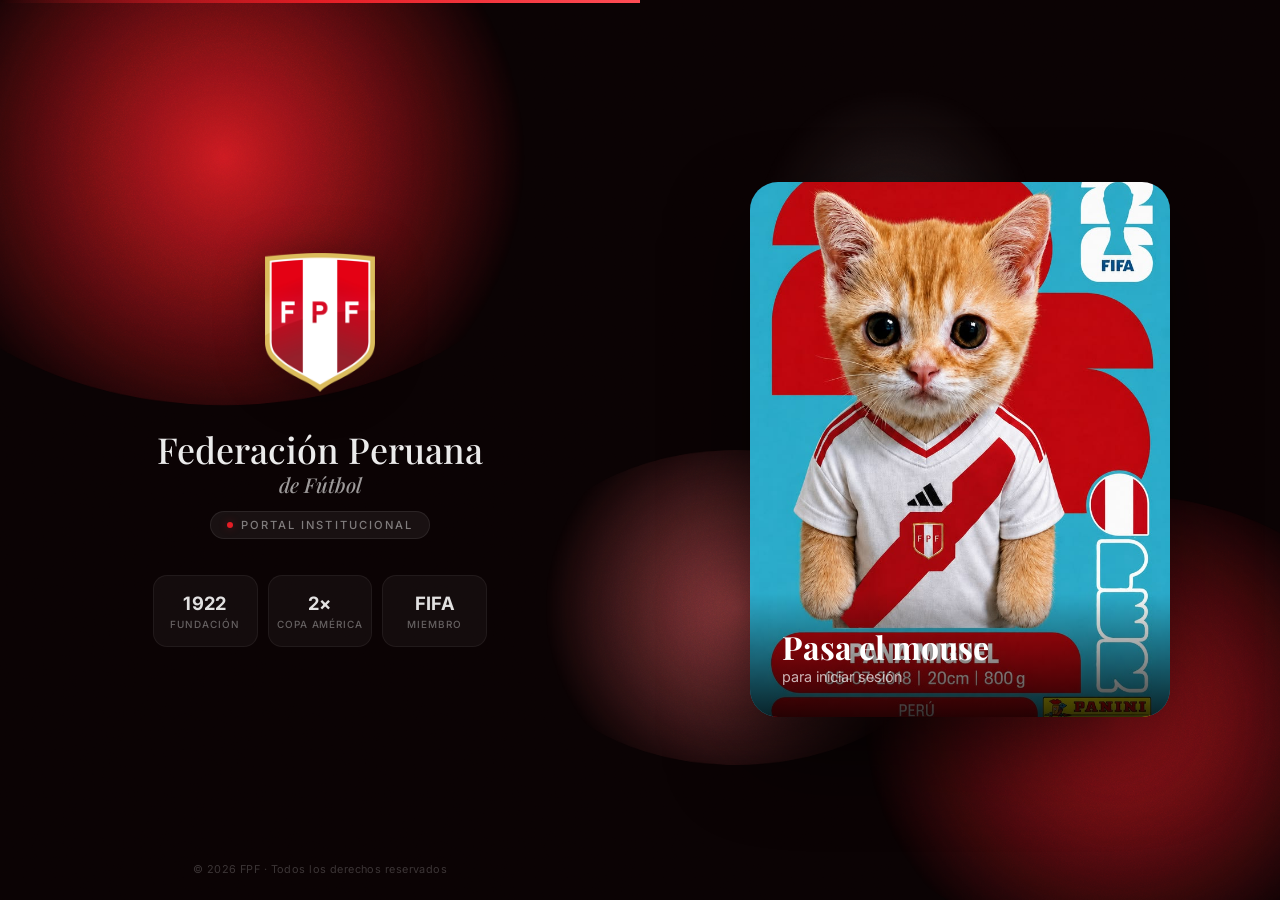
<file: login/index.html>
<!DOCTYPE html>
<html lang="es">
<head>
  <meta charset="UTF-8" />
  <meta name="viewport" content="width=device-width, initial-scale=1.0" />
  <title>FPF — Portal Institucional</title>
  <meta name="description" content="Acceso seguro al portal oficial de la Federación Peruana de Fútbol" />
  <link rel="preconnect" href="https://fonts.googleapis.com" />
  <link rel="preconnect" href="https://fonts.gstatic.com" crossorigin />
  <link href="https://fonts.googleapis.com/css2?family=Inter:wght@400;500;600;700&family=Playfair+Display:ital,wght@0,500;1,500&display=swap" rel="stylesheet" />
  <link rel="stylesheet" href="style.css" />
</head>
<body>

  <div class="layout">

    <!-- Fondo inmersivo (Restaurado sin borrosidad a petición del usuario) -->
    <div class="mesh" aria-hidden="true">
      <div class="mesh__blob mesh__blob--1"></div>
      <div class="mesh__blob mesh__blob--2"></div>
      <div class="mesh__blob mesh__blob--3"></div>
      <div class="mesh__blob mesh__blob--4"></div>
    </div>
    <div class="grain" aria-hidden="true"></div>

    <!-- ═══════════════════════════════════════════
         PANEL IZQUIERDO — VISUAL
    ═══════════════════════════════════════════ -->
    <aside class="panel-visual" aria-label="Federación Peruana de Fútbol">
      
      <div class="vis-line" aria-hidden="true"></div>

      <div class="vis-content">
        <!-- Logo -->
        <div class="vis-logo">
          <img id="fpf-logo-img" alt="Logo oficial FPF" class="vis-logo__img" />
          <svg id="fpf-logo-fallback" class="vis-logo__svg" viewBox="0 0 100 112" fill="none" xmlns="http://www.w3.org/2000/svg" style="display:none">
            <!-- fallback logo paths -->
            <path d="M50 3 L95 18 L95 60 C95 86 50 109 50 109 C50 109 5 86 5 60 L5 18 Z" fill="rgba(255,255,255,0.08)" stroke="rgba(255,255,255,0.55)" stroke-width="1.5"/>
            <path d="M5 46 L95 46 L95 64 L5 64 Z" fill="rgba(255,255,255,0.22)"/>
            <text x="50" y="40" text-anchor="middle" font-family="Inter, sans-serif" font-size="14" font-weight="800" fill="rgba(255,255,255,0.9)" letter-spacing="3">FPF</text>
            <circle cx="50" cy="55" r="7" fill="none" stroke="rgba(255,255,255,0.7)" stroke-width="1.2"/>
            <line x1="50" y1="48" x2="50" y2="62" stroke="rgba(255,255,255,0.4)" stroke-width="0.8"/>
            <line x1="43" y1="55" x2="57" y2="55" stroke="rgba(255,255,255,0.4)" stroke-width="0.8"/>
            <polygon points="50,8 51.6,13.8 57.6,13.8 52.8,17.3 54.5,23 50,19.3 45.5,23 47.2,17.3 42.4,13.8 48.4,13.8" fill="#F5C842" opacity="0.9"/>
            <text x="50" y="61" text-anchor="middle" font-family="Inter, sans-serif" font-size="5.5" font-weight="700" fill="rgba(255,255,255,0.6)" letter-spacing="2.5">PERÚ</text>
          </svg>
        </div>

        <div class="vis-text">
          <h2 class="vis-title">
            <span class="vis-title__line vis-title__line--1">Federación Peruana</span>
            <span class="vis-title__line vis-title__line--2">de Fútbol</span>
          </h2>
          <div class="vis-tag">
            <span class="vis-tag__dot"></span>
            Portal Institucional
          </div>
        </div>

        <div class="vis-bento">
          <div class="bento-card">
            <span class="bento-card__val">1922</span>
            <span class="bento-card__label">Fundación</span>
          </div>
          <div class="bento-card">
            <span class="bento-card__val">2×</span>
            <span class="bento-card__label">Copa América</span>
          </div>
          <div class="bento-card">
            <span class="bento-card__val">FIFA</span>
            <span class="bento-card__label">Miembro</span>
          </div>
        </div>
      </div>

      <footer class="vis-footer">
        © 2026 FPF · Todos los derechos reservados
      </footer>
    </aside>

    <!-- ═══════════════════════════════════════════
         PANEL DERECHO — FORMULARIO
    ═══════════════════════════════════════════ -->
    <main class="panel-auth">
      <div class="auth-3d-wrapper" id="auth-3d">
        <div class="flip-card-inner" id="flip-inner">
          
          <!-- CARA FRONTAL (IMAGEN PANA MIGUEL) -->
          <div class="flip-card-front" id="flip-front">
            <img src="imagengiratorialogin.jpg" alt="Portada Login" class="front-image" />
            <div class="front-content">
               <h2 style="color:white; font-family: var(--display); font-size: 2rem;">Pasa el mouse</h2>
               <p style="color: rgba(255,255,255,0.7); font-size: 0.9rem;">para iniciar sesión</p>
            </div>
          </div>

          <!-- CARA TRASERA (FORMULARIO ACTUAL) -->
          <div class="auth-container flip-card-back">
            <div class="edge-light"></div>
          
          <div class="auth-topbar">
            <div class="auth-topbar__brand">
              <img id="fpf-logo-topbar" alt="FPF" class="auth-topbar__icon" />
              <span class="auth-topbar__name">FPF</span>
            </div>
          </div>

          <header class="auth-header">
            <span class="auth-greeting">Bienvenido de vuelta</span>
            <h1 class="auth-title">Iniciar Sesión</h1>
            <p class="auth-desc">Ingresa tus credenciales para acceder al sistema oficial.</p>
          </header>

          <form id="login-form" class="auth-form" novalidate autocomplete="off">
            
            <!-- PASO 1: CORREO -->
            <div id="step-email" class="form-step active">
              <div class="field">
                <div class="field__box">
                  <input id="email" class="field__input" type="email" placeholder=" " autocomplete="email" required />
                  <label class="field__label" for="email">
                    <svg class="field__icon" width="16" height="16" viewBox="0 0 24 24" fill="none" stroke="currentColor" stroke-width="1.8" stroke-linecap="round" stroke-linejoin="round"><path d="M4 4h16c1.1 0 2 .9 2 2v12c0 1.1-.9 2-2 2H4c-1.1 0-2-.9-2-2V6c0-1.1.9-2 2-2z"/><polyline points="22,6 12,13 2,6"/></svg>
                    Correo electrónico
                  </label>
                  <div class="field__border"></div>
                </div>
                <p class="field__msg" id="email-msg" role="alert"></p>
              </div>

              <button type="button" class="btn-primary" id="btn-next">
                <span class="btn-primary__text">Continuar</span>
                <span class="btn-primary__arrow" aria-hidden="true">
                  <svg width="18" height="18" viewBox="0 0 24 24" fill="none" stroke="currentColor" stroke-width="2" stroke-linecap="round" stroke-linejoin="round"><line x1="5" y1="12" x2="19" y2="12"/><polyline points="12 5 19 12 12 19"/></svg>
                </span>
              </button>
            </div>

            <!-- PASO 2: CONTRASEÑA -->
            <div id="step-password" class="form-step">
              
              <div class="user-avatar">
                <div class="avatar-circle">
                  <svg width="24" height="24" viewBox="0 0 24 24" fill="none" stroke="currentColor" stroke-width="2" stroke-linecap="round" stroke-linejoin="round"><path d="M20 21v-2a4 4 0 0 0-4-4H8a4 4 0 0 0-4 4v2"/><circle cx="12" cy="7" r="4"/></svg>
                </div>
                <div class="avatar-info">
                  <span id="display-email">usuario@fpf.com.pe</span>
                  <button type="button" id="btn-back" class="btn-link" aria-label="Cambiar correo">Cambiar correo</button>
                </div>
              </div>

              <div class="field">
                <div class="field__box">
                  <input id="password" class="field__input" type="password" placeholder=" " autocomplete="current-password" required />
                  <label class="field__label" for="password">
                    <svg class="field__icon" width="16" height="16" viewBox="0 0 24 24" fill="none" stroke="currentColor" stroke-width="1.8" stroke-linecap="round" stroke-linejoin="round"><rect x="3" y="11" width="18" height="11" rx="2" ry="2"/><path d="M7 11V7a5 5 0 0 1 10 0v4"/></svg>
                    Contraseña
                  </label>
                  <button type="button" class="field__eye" id="toggle-pass" aria-label="Mostrar contraseña">
                    <svg id="eye-off" width="17" height="17" viewBox="0 0 24 24" fill="none" stroke="currentColor" stroke-width="1.8" stroke-linecap="round" stroke-linejoin="round"><path d="M17.94 17.94A10.07 10.07 0 0 1 12 20c-7 0-11-8-11-8a18.45 18.45 0 0 1 5.06-5.94"/><path d="M9.9 4.24A9.12 9.12 0 0 1 12 4c7 0 11 8 11 8a18.5 18.5 0 0 1-2.16 3.19"/><line x1="1" y1="1" x2="23" y2="23"/></svg>
                    <svg id="eye-on" width="17" height="17" viewBox="0 0 24 24" fill="none" stroke="currentColor" stroke-width="1.8" stroke-linecap="round" stroke-linejoin="round" style="display:none"><path d="M1 12s4-8 11-8 11 8 11 8-4 8-11 8-11-8-11-8z"/><circle cx="12" cy="12" r="3"/></svg>
                  </button>
                  <div class="field__border"></div>
                </div>
                <p class="field__msg" id="pass-msg" role="alert"></p>
              </div>

              <div class="auth-extras">
                <label class="check" for="remember">
                  <input type="checkbox" id="remember" class="check__input"/>
                  <span class="check__box" aria-hidden="true"></span>
                  <span class="check__text">Mantener sesión</span>
                </label>
                <a href="#" class="auth-link">¿Olvidaste tu contraseña?</a>
              </div>

              <button type="submit" class="btn-primary btn-biometric" id="btn-submit">
                <svg class="bio-icon" width="20" height="20" viewBox="0 0 24 24" fill="none" stroke="currentColor" stroke-width="2" stroke-linecap="round" stroke-linejoin="round"><path d="M2 12C2 17.5 6.5 22 12 22s10-4.5 10-10S17.5 2 12 2 2 6.5 2 12zm8-5v10m4-10v10m-8-5h12"/></svg>
                <span class="btn-primary__text">Face ID o Contraseña</span>
                <span class="btn-primary__loader" aria-hidden="true"></span>
              </button>
            </div>

          </form>

        <footer class="auth-footer">
          <p>¿Necesitas acceso? <a href="#" class="auth-link--strong">Solicita al administrador</a></p>
          <div class="auth-secure" aria-label="Conexión segura">
            <svg width="12" height="12" viewBox="0 0 24 24" fill="none" stroke="currentColor" stroke-width="2.5" stroke-linecap="round" stroke-linejoin="round" aria-hidden="true"><rect x="3" y="11" width="18" height="11" rx="2" ry="2"/><path d="M7 11V7a5 5 0 0 1 10 0v4"/></svg>
            <span>Conexión cifrada con SSL 256-bit</span>
          </div>
            </div>
          </div> <!-- fin auth-container -->
        </div> <!-- fin flip-card-inner -->
      </div> <!-- fin auth-3d-wrapper -->
    </main>
  </div>

  <div id="toast" class="toast" role="alert" aria-live="polite"></div>

  <script src="app.js"></script>
</body>
</html>
</file>
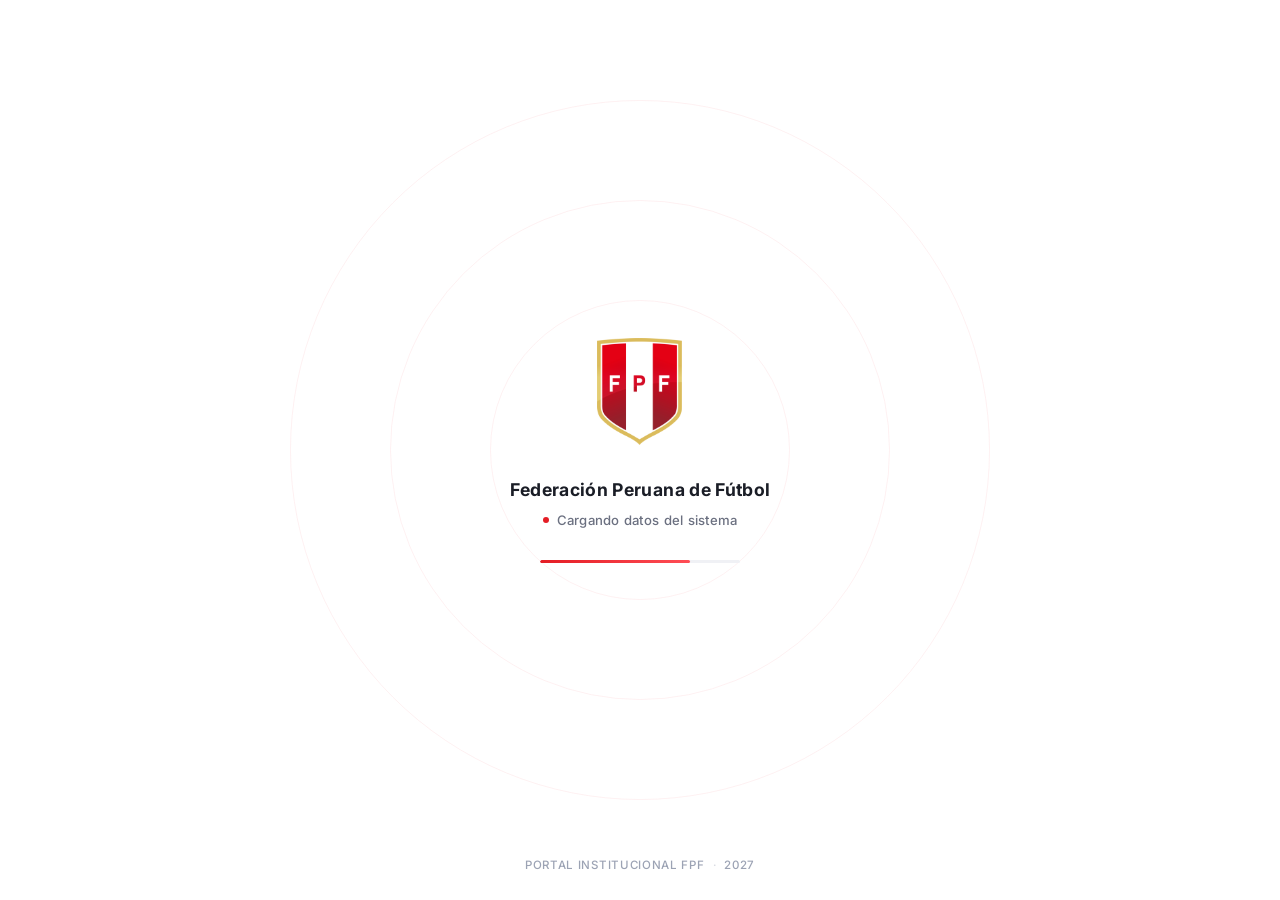
<file: FPF/dashboard/index.html>
<!DOCTYPE html>
<html lang="es">
<head>
  <meta charset="UTF-8" />
  <meta name="viewport" content="width=device-width, initial-scale=1.0" />
  <title>FPF — Dashboard</title>
  <meta name="description" content="Panel de control oficial de la Federación Peruana de Fútbol" />
  <link rel="preconnect" href="https://fonts.googleapis.com" />
  <link rel="preconnect" href="https://fonts.gstatic.com" crossorigin />
  <link href="https://fonts.googleapis.com/css2?family=Inter:wght@300;400;500;600;700;800&family=Playfair+Display:ital,wght@0,500;1,500&display=swap" rel="stylesheet" />
  <link rel="stylesheet" href="../tokens.css" />
  <link rel="stylesheet" href="dashboard.css" />
</head>
<body>

  <!-- ═══════════════════════════════════════════
       SPLASH SCREEN — Pantalla de carga premium
  ═══════════════════════════════════════════ -->
  <div id="splash" class="splash">
    <!-- Fondo animado sutil -->
    <div class="splash__bg" aria-hidden="true">
      <div class="splash__ring splash__ring--1"></div>
      <div class="splash__ring splash__ring--2"></div>
      <div class="splash__ring splash__ring--3"></div>
    </div>

    <div class="splash__content">
      <!-- Logo con animación -->
      <div class="splash__logo-wrap">
        <img src="FPFlogo.png" alt="Logo FPF" class="splash__logo" />
      </div>

      <!-- Texto de carga -->
      <div class="splash__text">
        <h1 class="splash__title">Federación Peruana de Fútbol</h1>
        <div class="splash__status">
          <span class="splash__dot"></span>
          <span id="splash-msg" class="splash__msg">Verificando credenciales</span>
        </div>
      </div>

      <div class="splash__bar-wrap">
        <div class="splash__bar" id="splash-bar"></div>
      </div>
    </div>

    <footer class="splash__footer">
      <span>Portal Institucional FPF</span>
      <span class="splash__sep">·</span>
      <span>2027</span>
    </footer>
  </div>


  <!-- ═══════════════════════════════════════════
       DASHBOARD — Contenido principal
  ═══════════════════════════════════════════ -->
  <div id="dashboard" class="dashboard" style="display:none;">
    
    <!-- Sidebar -->
    <aside class="sidebar">
      <div class="sidebar__brand">
        <img src="FPFlogo.png" alt="FPF" class="sidebar__logo" />
        <div class="sidebar__brand-text">
          <span class="sidebar__brand-name">FPF</span>
          <span class="sidebar__brand-sub">Portal 2027</span>
        </div>
      </div>

      <nav class="sidebar__nav">
        <a href="#" class="nav-item nav-item--active">
          <svg class="nav-item__icon" width="20" height="20" viewBox="0 0 24 24" fill="none" stroke="currentColor" stroke-width="1.8" stroke-linecap="round" stroke-linejoin="round"><rect x="3" y="3" width="7" height="7" rx="1"/><rect x="14" y="3" width="7" height="7" rx="1"/><rect x="3" y="14" width="7" height="7" rx="1"/><rect x="14" y="14" width="7" height="7" rx="1"/></svg>
          <span>Dashboard</span>
        </a>
        <a href="#" class="nav-item">
          <svg class="nav-item__icon" width="20" height="20" viewBox="0 0 24 24" fill="none" stroke="currentColor" stroke-width="1.8" stroke-linecap="round" stroke-linejoin="round"><path d="M17 21v-2a4 4 0 0 0-4-4H5a4 4 0 0 0-4 4v2"/><circle cx="9" cy="7" r="4"/><path d="M23 21v-2a4 4 0 0 0-3-3.87"/><path d="M16 3.13a4 4 0 0 1 0 7.75"/></svg>
          <span>Jugadores</span>
        </a>
        <a href="#" class="nav-item">
          <svg class="nav-item__icon" width="20" height="20" viewBox="0 0 24 24" fill="none" stroke="currentColor" stroke-width="1.8" stroke-linecap="round" stroke-linejoin="round"><circle cx="12" cy="12" r="10"/><polygon points="10 8 16 12 10 16 10 8"/></svg>
          <span>Partidos</span>
        </a>
        <a href="#" class="nav-item">
          <svg class="nav-item__icon" width="20" height="20" viewBox="0 0 24 24" fill="none" stroke="currentColor" stroke-width="1.8" stroke-linecap="round" stroke-linejoin="round"><path d="M12 20V10"/><path d="M18 20V4"/><path d="M6 20v-4"/></svg>
          <span>Estadísticas</span>
        </a>
        <a href="#" class="nav-item">
          <svg class="nav-item__icon" width="20" height="20" viewBox="0 0 24 24" fill="none" stroke="currentColor" stroke-width="1.8" stroke-linecap="round" stroke-linejoin="round"><rect x="3" y="4" width="18" height="18" rx="2" ry="2"/><line x1="16" y1="2" x2="16" y2="6"/><line x1="8" y1="2" x2="8" y2="6"/><line x1="3" y1="10" x2="21" y2="10"/></svg>
          <span>Calendario</span>
        </a>
        <a href="#" class="nav-item">
          <svg class="nav-item__icon" width="20" height="20" viewBox="0 0 24 24" fill="none" stroke="currentColor" stroke-width="1.8" stroke-linecap="round" stroke-linejoin="round"><circle cx="12" cy="12" r="3"/><path d="M19.4 15a1.65 1.65 0 0 0 .33 1.82l.06.06a2 2 0 0 1 0 2.83 2 2 0 0 1-2.83 0l-.06-.06a1.65 1.65 0 0 0-1.82-.33 1.65 1.65 0 0 0-1 1.51V21a2 2 0 0 1-2 2 2 2 0 0 1-2-2v-.09A1.65 1.65 0 0 0 9 19.4a1.65 1.65 0 0 0-1.82.33l-.06.06a2 2 0 0 1-2.83 0 2 2 0 0 1 0-2.83l.06-.06A1.65 1.65 0 0 0 4.68 15a1.65 1.65 0 0 0-1.51-1H3a2 2 0 0 1-2-2 2 2 0 0 1 2-2h.09A1.65 1.65 0 0 0 4.6 9a1.65 1.65 0 0 0-.33-1.82l-.06-.06a2 2 0 0 1 0-2.83 2 2 0 0 1 2.83 0l.06.06A1.65 1.65 0 0 0 9 4.68a1.65 1.65 0 0 0 1-1.51V3a2 2 0 0 1 2-2 2 2 0 0 1 2 2v.09a1.65 1.65 0 0 0 1 1.51 1.65 1.65 0 0 0 1.82-.33l.06-.06a2 2 0 0 1 2.83 0 2 2 0 0 1 0 2.83l-.06.06a1.65 1.65 0 0 0-.33 1.82V9a1.65 1.65 0 0 0 1.51 1H21a2 2 0 0 1 2 2 2 2 0 0 1-2 2h-.09a1.65 1.65 0 0 0-1.51 1z"/></svg>
          <span>Configuración</span>
        </a>
      </nav>

      <div class="sidebar__bottom">
        <div class="sidebar__user">
          <div class="sidebar__avatar">
            <svg width="18" height="18" viewBox="0 0 24 24" fill="none" stroke="currentColor" stroke-width="2" stroke-linecap="round" stroke-linejoin="round"><path d="M20 21v-2a4 4 0 0 0-4-4H8a4 4 0 0 0-4 4v2"/><circle cx="12" cy="7" r="4"/></svg>
          </div>
          <div class="sidebar__user-info">
            <span class="sidebar__user-name" id="user-name">Usuario FPF</span>
            <span class="sidebar__user-role">Administrador</span>
          </div>
        </div>
        <a href="../login/index.html" class="nav-item nav-item--logout">
          <svg class="nav-item__icon" width="20" height="20" viewBox="0 0 24 24" fill="none" stroke="currentColor" stroke-width="1.8" stroke-linecap="round" stroke-linejoin="round"><path d="M9 21H5a2 2 0 0 1-2-2V5a2 2 0 0 1 2-2h4"/><polyline points="16 17 21 12 16 7"/><line x1="21" y1="12" x2="9" y2="12"/></svg>
          <span>Cerrar sesión</span>
        </a>
      </div>
    </aside>

    <!-- Main Content -->
    <main class="main">
      <!-- Top Bar -->
      <header class="topbar">
        <div class="topbar__left">
          <h1 class="topbar__title">Dashboard</h1>
          <span class="topbar__date" id="current-date"></span>
        </div>
        <div class="topbar__right">
          <button class="topbar__btn" aria-label="Notificaciones">
            <svg width="20" height="20" viewBox="0 0 24 24" fill="none" stroke="currentColor" stroke-width="1.8" stroke-linecap="round" stroke-linejoin="round"><path d="M18 8A6 6 0 0 0 6 8c0 7-3 9-3 9h18s-3-2-3-9"/><path d="M13.73 21a2 2 0 0 1-3.46 0"/></svg>
            <span class="topbar__badge">3</span>
          </button>
          <button class="topbar__btn" aria-label="Buscar">
            <svg width="20" height="20" viewBox="0 0 24 24" fill="none" stroke="currentColor" stroke-width="1.8" stroke-linecap="round" stroke-linejoin="round"><circle cx="11" cy="11" r="8"/><line x1="21" y1="21" x2="16.65" y2="16.65"/></svg>
          </button>
        </div>
      </header>

      <!-- Welcome Banner -->
      <section class="welcome">
        <div class="welcome__text">
          <span class="welcome__greeting" id="greeting-text">Buenos días</span>
          <h2 class="welcome__name">Bienvenido al Portal FPF</h2>
          <p class="welcome__desc">Aquí tienes un resumen de la actividad de hoy.</p>
        </div>
        <div class="welcome__graphic" aria-hidden="true">
          <img src="FPFlogo.png" alt="" class="welcome__logo" />
        </div>
      </section>

      <!-- Stats Grid -->
      <section class="stats">
        <div class="stat-card">
          <div class="stat-card__icon stat-card__icon--red">
            <svg width="22" height="22" viewBox="0 0 24 24" fill="none" stroke="currentColor" stroke-width="2" stroke-linecap="round" stroke-linejoin="round"><path d="M17 21v-2a4 4 0 0 0-4-4H5a4 4 0 0 0-4 4v2"/><circle cx="9" cy="7" r="4"/><path d="M23 21v-2a4 4 0 0 0-3-3.87"/><path d="M16 3.13a4 4 0 0 1 0 7.75"/></svg>
          </div>
          <div class="stat-card__data">
            <span class="stat-card__value" id="stat-jugadores">128</span>
            <span class="stat-card__label">Jugadores Registrados</span>
          </div>
          <span class="stat-card__trend stat-card__trend--up">+12%</span>
        </div>

        <div class="stat-card">
          <div class="stat-card__icon stat-card__icon--gold">
            <svg width="22" height="22" viewBox="0 0 24 24" fill="none" stroke="currentColor" stroke-width="2" stroke-linecap="round" stroke-linejoin="round"><circle cx="12" cy="12" r="10"/><polygon points="10 8 16 12 10 16 10 8"/></svg>
          </div>
          <div class="stat-card__data">
            <span class="stat-card__value">24</span>
            <span class="stat-card__label">Partidos Programados</span>
          </div>
          <span class="stat-card__trend stat-card__trend--up">+4</span>
        </div>

        <div class="stat-card">
          <div class="stat-card__icon stat-card__icon--green">
            <svg width="22" height="22" viewBox="0 0 24 24" fill="none" stroke="currentColor" stroke-width="2" stroke-linecap="round" stroke-linejoin="round"><polyline points="22 12 18 12 15 21 9 3 6 12 2 12"/></svg>
          </div>
          <div class="stat-card__data">
            <span class="stat-card__value">87%</span>
            <span class="stat-card__label">Rendimiento General</span>
          </div>
          <span class="stat-card__trend stat-card__trend--up">+5.2%</span>
        </div>

        <div class="stat-card">
          <div class="stat-card__icon stat-card__icon--blue">
            <svg width="22" height="22" viewBox="0 0 24 24" fill="none" stroke="currentColor" stroke-width="2" stroke-linecap="round" stroke-linejoin="round"><path d="M12 20V10"/><path d="M18 20V4"/><path d="M6 20v-4"/></svg>
          </div>
          <div class="stat-card__data">
            <span class="stat-card__value">42</span>
            <span class="stat-card__label">Goles en Temporada</span>
          </div>
          <span class="stat-card__trend stat-card__trend--neutral">—</span>
        </div>
      </section>

      <!-- Content Grid -->
      <section class="content-grid">
        <!-- Próximos Partidos -->
        <div class="card card--wide">
          <div class="card__header">
            <h3 class="card__title">Próximos Partidos</h3>
            <button class="card__action">Ver todos</button>
          </div>
          <div class="card__body">
            <div class="match">
              <div class="match__team">
                <span class="match__flag">🇵🇪</span>
                <span>Perú</span>
              </div>
              <div class="match__vs">
                <span class="match__time">20:00</span>
                <span class="match__label">VS</span>
                <span class="match__date-sm">25 Sep</span>
              </div>
              <div class="match__team">
                <span class="match__flag">🇧🇷</span>
                <span>Brasil</span>
              </div>
            </div>
            <div class="match">
              <div class="match__team">
                <span class="match__flag">🇦🇷</span>
                <span>Argentina</span>
              </div>
              <div class="match__vs">
                <span class="match__time">21:30</span>
                <span class="match__label">VS</span>
                <span class="match__date-sm">02 Oct</span>
              </div>
              <div class="match__team">
                <span class="match__flag">🇵🇪</span>
                <span>Perú</span>
              </div>
            </div>
            <div class="match">
              <div class="match__team">
                <span class="match__flag">🇵🇪</span>
                <span>Perú</span>
              </div>
              <div class="match__vs">
                <span class="match__time">19:00</span>
                <span class="match__label">VS</span>
                <span class="match__date-sm">10 Oct</span>
              </div>
              <div class="match__team">
                <span class="match__flag">🇨🇴</span>
                <span>Colombia</span>
              </div>
            </div>
          </div>
        </div>

        <!-- Actividad Reciente -->
        <div class="card">
          <div class="card__header">
            <h3 class="card__title">Actividad Reciente</h3>
          </div>
          <div class="card__body">
            <div class="activity">
              <div class="activity__dot activity__dot--green"></div>
              <div class="activity__info">
                <span class="activity__text">Nuevo jugador convocado</span>
                <span class="activity__time">Hace 2 horas</span>
              </div>
            </div>
            <div class="activity">
              <div class="activity__dot activity__dot--gold"></div>
              <div class="activity__info">
                <span class="activity__text">Entrenamiento confirmado</span>
                <span class="activity__time">Hace 5 horas</span>
              </div>
            </div>
            <div class="activity">
              <div class="activity__dot activity__dot--red"></div>
              <div class="activity__info">
                <span class="activity__text">Lesión reportada — Defensor</span>
                <span class="activity__time">Ayer, 18:30</span>
              </div>
            </div>
            <div class="activity">
              <div class="activity__dot activity__dot--blue"></div>
              <div class="activity__info">
                <span class="activity__text">Reporte de estadísticas generado</span>
                <span class="activity__time">Ayer, 14:00</span>
              </div>
            </div>
          </div>
        </div>
      </section>
    </main>
  </div>

  <script src="../env.js"></script>
  <script src="dashboard.js"></script>
</body>
</html>
</file>
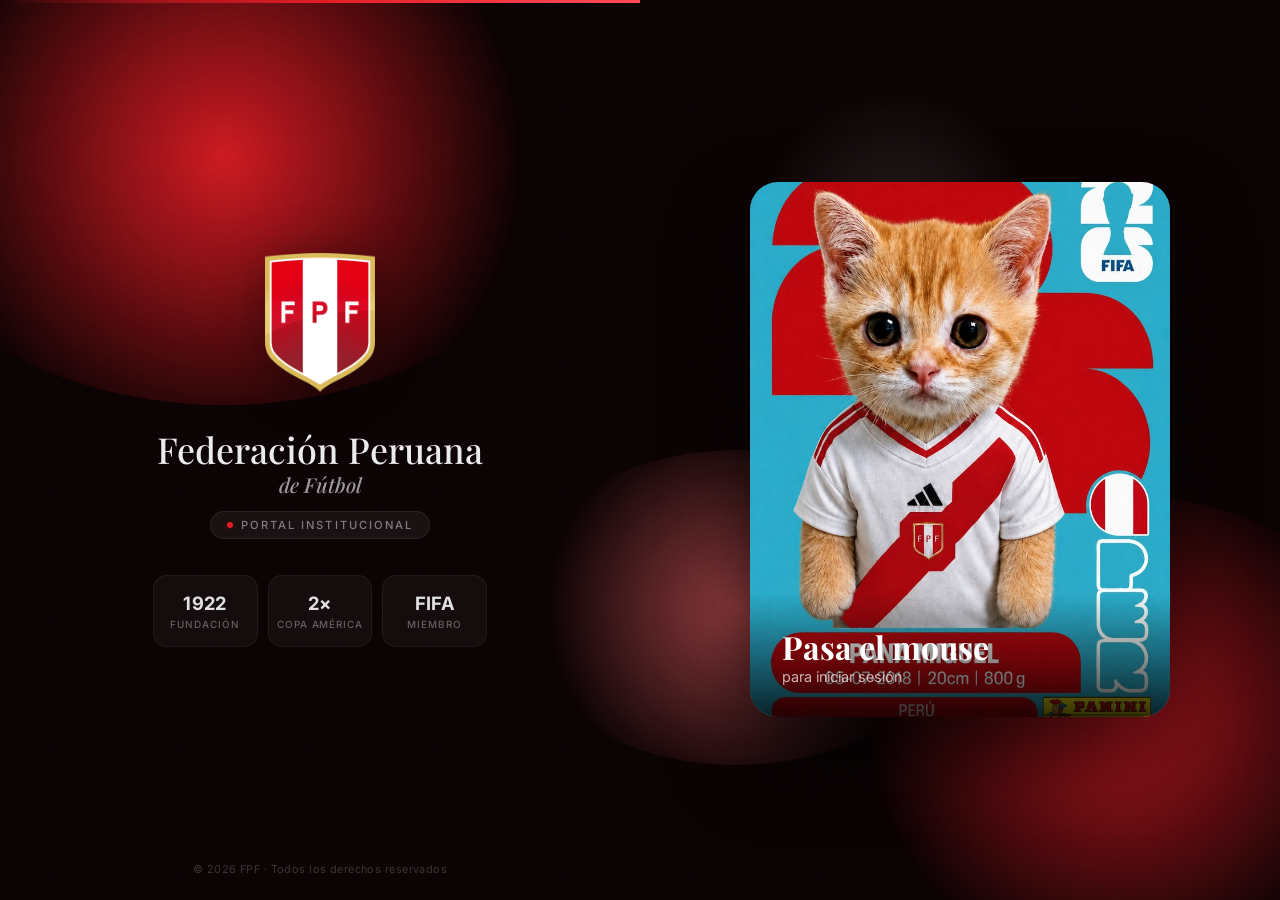
<file: FPF/login/index.html>
<!DOCTYPE html>
<html lang="es">
<head>
  <meta charset="UTF-8" />
  <meta name="viewport" content="width=device-width, initial-scale=1.0" />
  <title>FPF — Portal Institucional</title>
  <meta name="description" content="Acceso seguro al portal oficial de la Federación Peruana de Fútbol" />
  <link rel="preconnect" href="https://fonts.googleapis.com" />
  <link rel="preconnect" href="https://fonts.gstatic.com" crossorigin />
  <link href="https://fonts.googleapis.com/css2?family=Inter:wght@300;400;500;600;700;800&family=Playfair+Display:ital,wght@0,500;1,500&display=swap" rel="stylesheet" />
  <link rel="stylesheet" href="../tokens.css" />
  <link rel="stylesheet" href="style.css" />
</head>
<body>

  <div class="layout">

    <!-- Fondo inmersivo (Restaurado sin borrosidad a petición del usuario) -->
    <div class="mesh" aria-hidden="true">
      <div class="mesh__blob mesh__blob--1"></div>
      <div class="mesh__blob mesh__blob--2"></div>
      <div class="mesh__blob mesh__blob--3"></div>
      <div class="mesh__blob mesh__blob--4"></div>
    </div>
    <div class="grain" aria-hidden="true"></div>

    <!-- ═══════════════════════════════════════════
         PANEL IZQUIERDO — VISUAL
    ═══════════════════════════════════════════ -->
    <aside class="panel-visual" aria-label="Federación Peruana de Fútbol">
      
      <div class="vis-line" aria-hidden="true"></div>

      <div class="vis-content">
        <!-- Logo -->
        <div class="vis-logo">
          <img id="fpf-logo-img" alt="Logo oficial FPF" class="vis-logo__img" />
          <svg id="fpf-logo-fallback" class="vis-logo__svg" viewBox="0 0 100 112" fill="none" xmlns="http://www.w3.org/2000/svg" style="display:none">
            <!-- fallback logo paths -->
            <path d="M50 3 L95 18 L95 60 C95 86 50 109 50 109 C50 109 5 86 5 60 L5 18 Z" fill="rgba(255,255,255,0.08)" stroke="rgba(255,255,255,0.55)" stroke-width="1.5"/>
            <path d="M5 46 L95 46 L95 64 L5 64 Z" fill="rgba(255,255,255,0.22)"/>
            <text x="50" y="40" text-anchor="middle" font-family="Inter, sans-serif" font-size="14" font-weight="800" fill="rgba(255,255,255,0.9)" letter-spacing="3">FPF</text>
            <circle cx="50" cy="55" r="7" fill="none" stroke="rgba(255,255,255,0.7)" stroke-width="1.2"/>
            <line x1="50" y1="48" x2="50" y2="62" stroke="rgba(255,255,255,0.4)" stroke-width="0.8"/>
            <line x1="43" y1="55" x2="57" y2="55" stroke="rgba(255,255,255,0.4)" stroke-width="0.8"/>
            <polygon points="50,8 51.6,13.8 57.6,13.8 52.8,17.3 54.5,23 50,19.3 45.5,23 47.2,17.3 42.4,13.8 48.4,13.8" fill="#F5C842" opacity="0.9"/>
            <text x="50" y="61" text-anchor="middle" font-family="Inter, sans-serif" font-size="5.5" font-weight="700" fill="rgba(255,255,255,0.6)" letter-spacing="2.5">PERÚ</text>
          </svg>
        </div>

        <div class="vis-text">
          <h2 class="vis-title">
            <span class="vis-title__line vis-title__line--1">Federación Peruana</span>
            <span class="vis-title__line vis-title__line--2">de Fútbol</span>
          </h2>
          <div class="vis-tag">
            <span class="vis-tag__dot"></span>
            Portal Institucional
          </div>
        </div>

        <div class="vis-bento">
          <div class="bento-card">
            <span class="bento-card__val">1922</span>
            <span class="bento-card__label">Fundación</span>
          </div>
          <div class="bento-card">
            <span class="bento-card__val">2×</span>
            <span class="bento-card__label">Copa América</span>
          </div>
          <div class="bento-card">
            <span class="bento-card__val">FIFA</span>
            <span class="bento-card__label">Miembro</span>
          </div>
        </div>
      </div>

      <footer class="vis-footer">
        © 2026 FPF · Todos los derechos reservados
      </footer>
    </aside>

    <!-- ═══════════════════════════════════════════
         PANEL DERECHO — FORMULARIO
    ═══════════════════════════════════════════ -->
    <main class="panel-auth">
      <div class="auth-3d-wrapper" id="auth-3d">
        <div class="flip-card-inner" id="flip-inner">
          
          <!-- CARA FRONTAL (IMAGEN PANA MIGUEL) -->
          <div class="flip-card-front" id="flip-front">
            <img src="imagengiratorialogin.jpg" alt="Portada Login" class="front-image" />
            <div class="front-content">
               <h2 style="color:white; font-family: var(--display); font-size: 2rem;">Pasa el mouse</h2>
               <p style="color: rgba(255,255,255,0.7); font-size: 0.9rem;">para iniciar sesión</p>
            </div>
          </div>

          <!-- CARA TRASERA (FORMULARIO ACTUAL) -->
          <div class="auth-container flip-card-back">
            <div class="edge-light"></div>
          
          <div class="auth-topbar">
            <div class="auth-topbar__brand">
              <img id="fpf-logo-topbar" alt="FPF" class="auth-topbar__icon" />
              <span class="auth-topbar__name">FPF</span>
            </div>
          </div>

          <header class="auth-header">
            <span class="auth-greeting">Bienvenido de vuelta</span>
            <h1 class="auth-title">Iniciar Sesión</h1>
            <p class="auth-desc">Ingresa tus credenciales para acceder al sistema oficial.</p>
          </header>

          <form id="login-form" class="auth-form" novalidate autocomplete="off">
            
            <!-- PASO 1: CORREO -->
            <div id="step-email" class="form-step active">
              <div class="field">
                <div class="field__box">
                  <input id="email" class="field__input" type="email" placeholder=" " autocomplete="email" required />
                  <label class="field__label" for="email">
                    <svg class="field__icon" width="16" height="16" viewBox="0 0 24 24" fill="none" stroke="currentColor" stroke-width="1.8" stroke-linecap="round" stroke-linejoin="round"><path d="M4 4h16c1.1 0 2 .9 2 2v12c0 1.1-.9 2-2 2H4c-1.1 0-2-.9-2-2V6c0-1.1.9-2 2-2z"/><polyline points="22,6 12,13 2,6"/></svg>
                    Correo electrónico
                  </label>
                  <div class="field__border"></div>
                </div>
                <p class="field__msg" id="email-msg" role="alert"></p>
              </div>

              <button type="button" class="btn-primary" id="btn-next">
                <span class="btn-primary__text">Continuar</span>
                <span class="btn-primary__arrow" aria-hidden="true">
                  <svg width="18" height="18" viewBox="0 0 24 24" fill="none" stroke="currentColor" stroke-width="2" stroke-linecap="round" stroke-linejoin="round"><line x1="5" y1="12" x2="19" y2="12"/><polyline points="12 5 19 12 12 19"/></svg>
                </span>
              </button>
            </div>

            <!-- PASO 2: CONTRASEÑA -->
            <div id="step-password" class="form-step">
              
              <div class="user-avatar">
                <div class="avatar-circle">
                  <svg width="24" height="24" viewBox="0 0 24 24" fill="none" stroke="currentColor" stroke-width="2" stroke-linecap="round" stroke-linejoin="round"><path d="M20 21v-2a4 4 0 0 0-4-4H8a4 4 0 0 0-4 4v2"/><circle cx="12" cy="7" r="4"/></svg>
                </div>
                <div class="avatar-info">
                  <span id="display-email">usuario@fpf.com.pe</span>
                  <button type="button" id="btn-back" class="btn-link" aria-label="Cambiar correo">Cambiar correo</button>
                </div>
              </div>

              <div class="field">
                <div class="field__box">
                  <input id="password" class="field__input" type="password" placeholder=" " autocomplete="current-password" required />
                  <label class="field__label" for="password">
                    <svg class="field__icon" width="16" height="16" viewBox="0 0 24 24" fill="none" stroke="currentColor" stroke-width="1.8" stroke-linecap="round" stroke-linejoin="round"><rect x="3" y="11" width="18" height="11" rx="2" ry="2"/><path d="M7 11V7a5 5 0 0 1 10 0v4"/></svg>
                    Contraseña
                  </label>
                  <button type="button" class="field__eye" id="toggle-pass" aria-label="Mostrar contraseña">
                    <svg id="eye-off" width="17" height="17" viewBox="0 0 24 24" fill="none" stroke="currentColor" stroke-width="1.8" stroke-linecap="round" stroke-linejoin="round"><path d="M17.94 17.94A10.07 10.07 0 0 1 12 20c-7 0-11-8-11-8a18.45 18.45 0 0 1 5.06-5.94"/><path d="M9.9 4.24A9.12 9.12 0 0 1 12 4c7 0 11 8 11 8a18.5 18.5 0 0 1-2.16 3.19"/><line x1="1" y1="1" x2="23" y2="23"/></svg>
                    <svg id="eye-on" width="17" height="17" viewBox="0 0 24 24" fill="none" stroke="currentColor" stroke-width="1.8" stroke-linecap="round" stroke-linejoin="round" style="display:none"><path d="M1 12s4-8 11-8 11 8 11 8-4 8-11 8-11-8-11-8z"/><circle cx="12" cy="12" r="3"/></svg>
                  </button>
                  <div class="field__border"></div>
                </div>
                <p class="field__msg" id="pass-msg" role="alert"></p>
              </div>

              <div class="auth-extras">
                <label class="check" for="remember">
                  <input type="checkbox" id="remember" class="check__input"/>
                  <span class="check__box" aria-hidden="true"></span>
                  <span class="check__text">Mantener sesión</span>
                </label>
                <a href="#" class="auth-link">¿Olvidaste tu contraseña?</a>
              </div>

              <button type="submit" class="btn-primary btn-biometric" id="btn-submit">
                <svg class="bio-icon" width="20" height="20" viewBox="0 0 24 24" fill="none" stroke="currentColor" stroke-width="2" stroke-linecap="round" stroke-linejoin="round"><path d="M2 12C2 17.5 6.5 22 12 22s10-4.5 10-10S17.5 2 12 2 2 6.5 2 12zm8-5v10m4-10v10m-8-5h12"/></svg>
                <span class="btn-primary__text">Face ID o Contraseña</span>
                <span class="btn-primary__loader" aria-hidden="true"></span>
              </button>
            </div>

          </form>

        <footer class="auth-footer">
          <p>¿Necesitas acceso? <a href="#" class="auth-link--strong">Solicita al administrador</a></p>
          <div class="auth-secure" aria-label="Conexión segura">
            <svg width="12" height="12" viewBox="0 0 24 24" fill="none" stroke="currentColor" stroke-width="2.5" stroke-linecap="round" stroke-linejoin="round" aria-hidden="true"><rect x="3" y="11" width="18" height="11" rx="2" ry="2"/><path d="M7 11V7a5 5 0 0 1 10 0v4"/></svg>
            <span>Conexión cifrada con SSL 256-bit</span>
          </div>
        </footer>
          </div> <!-- fin auth-container / flip-card-back -->
        </div> <!-- fin flip-card-inner -->
      </div> <!-- fin auth-3d-wrapper -->
    </main>
  </div>

  <div id="toast" class="toast" role="alert" aria-live="polite"></div>

  <script src="../env.js"></script>
  <script src="app.js"></script>
</body>
</html>
</file>
<file: login/style.css>
/* ═══════════════════════════════════════════════════════
   TOKENS DE DISEÑO — FPF 2027
═══════════════════════════════════════════════════════ */
*, *::before, *::after {
  margin: 0; padding: 0; box-sizing: border-box;
}

:root {
  /* Rojo oficial FPF */
  --fpf:         #E41D25;
  --fpf-dark:    #B81820;
  --fpf-deeper:  #8B1015;
  --fpf-light:   #FF4D55;
  --fpf-glow:    rgba(228, 29, 37, 0.35);
  --fpf-subtle:  rgba(228, 29, 37, 0.08);

  /* Neutros */
  --bg:          #070709;
  --surface:     rgba(15, 15, 18, 0.45);
  --border:      rgba(255, 255, 255, 0.08);
  --border-hov:  rgba(255, 255, 255, 0.15);
  --txt:         #FFFFFF;
  --txt-2:       #D4D4D8;
  --txt-3:       #A1A1AA;
  --txt-4:       #71717A;

  /* Tipografía */
  --sans:        'Inter', system-ui, -apple-system, sans-serif;
  --display:     'Playfair Display', Georgia, serif;

  /* Movimiento */
  --ease:        cubic-bezier(.22, 1, .36, 1);
  --spring:      cubic-bezier(.34, 1.56, .64, 1);
  --speed:       0.25s;
  --speed-slow:  0.5s;
}

/* ═══════════════════════════════════════════════════════
   BASE
═══════════════════════════════════════════════════════ */
html {
  height: 100%;
  font-family: var(--sans);
  -webkit-font-smoothing: antialiased;
}

body {
  min-height: 100%;
  background: var(--bg);
  color: var(--txt);
}

/* ═══════════════════════════════════════════════════════
   LAYOUT SPLIT
═══════════════════════════════════════════════════════ */
.layout {
  display: grid;
  grid-template-columns: 50% 1fr;
  min-height: 100vh;
  position: relative;
}

/* ═══════════════════════════════════════════════════════
   PANEL VISUAL
═══════════════════════════════════════════════════════ */
.panel-visual {
  position: relative;
  display: flex;
  flex-direction: column;
  justify-content: center;
  align-items: center;
  padding: 56px 48px;
  z-index: 1;
}

/* Fondo Inmersivo Fullscreen (Sin borrosidad) */
.mesh {
  position: fixed;
  inset: 0;
  opacity: 0.9;
  overflow: hidden;
  z-index: 0;
  background: #0C0304;
}

.mesh__blob {
  position: absolute;
  border-radius: 50%;
  will-change: transform;
}

.mesh__blob--1 {
  width: 55%; height: 55%;
  top: -10%; left: -10%;
  background: radial-gradient(circle, var(--fpf) 0%, transparent 70%);
  animation: drift1 12s ease-in-out infinite alternate;
}
.mesh__blob--2 {
  width: 45%; height: 50%;
  bottom: -5%; right: -10%;
  background: radial-gradient(circle, var(--fpf-dark) 0%, transparent 70%);
  animation: drift2 14s ease-in-out infinite alternate;
}
.mesh__blob--3 {
  width: 35%; height: 35%;
  top: 50%; left: 40%;
  background: radial-gradient(circle, #FF6B7099 0%, transparent 70%);
  animation: drift3 10s ease-in-out infinite alternate;
}
.mesh__blob--4 {
  width: 30%; height: 30%;
  top: 10%; right: 15%;
  background: radial-gradient(circle, #FFF0F022 0%, transparent 60%);
  animation: drift1 16s ease-in-out infinite alternate-reverse;
}

@keyframes drift1 {
  0%   { transform: translate(0, 0) scale(1); }
  100% { transform: translate(40px, 30px) scale(1.15); }
}
@keyframes drift2 {
  0%   { transform: translate(0, 0) scale(1); }
  100% { transform: translate(-30px, -40px) scale(1.1); }
}
@keyframes drift3 {
  0%   { transform: translate(0, 0) scale(1); }
  100% { transform: translate(25px, -20px) scale(1.2); }
}

/* ═══════════════════════════════════════════════════════
   CURSOR SPOTLIGHT
═══════════════════════════════════════════════════════ */
.cursor-spot {
  position: fixed;
  top: -175px; left: -175px;
  width: 350px; height: 350px;
  border-radius: 50%;
  background: radial-gradient(circle, rgba(228,29,37,0.12) 0%, transparent 70%);
  pointer-events: none;
  z-index: 9999;
  transform: translate(var(--spot-x, -500px), var(--spot-y, -500px));
  will-change: transform;
  mix-blend-mode: screen;
}

/* Textura grain (ruido) para profundidad */
.grain {
  position: absolute;
  inset: 0;
  opacity: 0.4;
  pointer-events: none;
  background-image: url("data:image/svg+xml,%3Csvg viewBox='0 0 256 256' xmlns='http://www.w3.org/2000/svg'%3E%3Cfilter id='n'%3E%3CfeTurbulence type='fractalNoise' baseFrequency='0.85' numOctaves='4' stitchTiles='stitch'/%3E%3C/filter%3E%3Crect width='100%25' height='100%25' filter='url(%23n)' opacity='0.5'/%3E%3C/svg%3E");
  background-repeat: repeat;
  background-size: 128px 128px;
  mix-blend-mode: overlay;
}

/* Línea decorativa superior */
.vis-line {
  position: absolute;
  top: 0; left: 0; right: 0;
  height: 3px;
  background: linear-gradient(90deg, transparent, var(--fpf), var(--fpf-light), var(--fpf), transparent);
  background-size: 200% 100%;
  animation: lineSlide 4s ease-in-out infinite;
}

@keyframes lineSlide {
  0%, 100% { background-position: -200% 0; }
  50%       { background-position: 200% 0; }
}

/* Contenido del panel visual */
.vis-content {
  position: relative;
  z-index: 2;
  display: flex;
  flex-direction: column;
  align-items: center;
  text-align: center;
  gap: 36px;
  max-width: 380px;
}

/* ─── Logo ─── */
.vis-logo {
  width: 110px;
  height: auto;
  animation: logoEnter 1s var(--ease) both;
}

.vis-logo__img {
  width: 100%;
  height: auto;
  object-fit: contain;
  filter: drop-shadow(0 4px 24px rgba(0,0,0,0.4));
}

.vis-logo__svg {
  width: 100%;
  height: auto;
}

@keyframes logoEnter {
  from { opacity: 0; transform: scale(0.85) translateY(16px); }
  to   { opacity: 1; transform: scale(1) translateY(0); }
}

/* ─── Título con líneas staggered ─── */
.vis-text {
  display: flex;
  flex-direction: column;
  align-items: center;
  gap: 14px;
}

.vis-title {
  display: flex;
  flex-direction: column;
  gap: 2px;
}

.vis-title__line {
  display: block;
  font-family: var(--display);
  font-weight: 500;
  color: rgba(255,255,255,0.92);
  line-height: 1.2;
  font-size: clamp(1.6rem, 2.8vw, 2.3rem);
  animation: textReveal 0.7s var(--ease) both;
}

.vis-title__line--1 { animation-delay: 0.15s; }
.vis-title__line--2 { animation-delay: 0.25s; font-style: italic; color: rgba(255,255,255,0.6); font-size: clamp(1rem, 1.6vw, 1.3rem); }
.vis-title__line--3 { animation-delay: 0.35s; }

@keyframes textReveal {
  from { opacity: 0; transform: translateY(16px); filter: blur(4px); }
  to   { opacity: 1; transform: translateY(0); filter: blur(0); }
}

/* Tag "Portal Institucional" */
.vis-tag {
  display: inline-flex;
  align-items: center;
  gap: 8px;
  padding: 6px 16px;
  background: rgba(255,255,255,0.06);
  border: 1px solid rgba(255,255,255,0.08);
  border-radius: 100px;
  font-size: 0.7rem;
  font-weight: 500;
  letter-spacing: 0.18em;
  text-transform: uppercase;
  color: rgba(255,255,255,0.45);
  animation: textReveal 0.7s 0.45s var(--ease) both;
}

.vis-tag__dot {
  width: 6px; height: 6px;
  border-radius: 50%;
  background: var(--fpf);
  box-shadow: 0 0 8px var(--fpf-glow);
  animation: pulse 2.5s ease-in-out infinite;
}

@keyframes pulse {
  0%, 100% { opacity: 1; transform: scale(1); }
  50%       { opacity: 0.5; transform: scale(0.8); }
}

/* ─── Bento Stats ─── */
.vis-bento {
  display: grid;
  grid-template-columns: repeat(3, 1fr);
  gap: 10px;
  width: 100%;
  animation: textReveal 0.7s 0.55s var(--ease) both;
}

.bento-card {
  display: flex;
  flex-direction: column;
  align-items: center;
  gap: 4px;
  padding: 16px 8px;
  background: rgba(255,255,255,0.04);
  border: 1px solid rgba(255,255,255,0.06);
  border-radius: 14px;
  transition: background var(--speed), border-color var(--speed);
}

.bento-card:hover {
  background: rgba(255,255,255,0.08);
  border-color: rgba(255,255,255,0.12);
}

.bento-card__val {
  font-size: 1.15rem;
  font-weight: 700;
  color: rgba(255,255,255,0.88);
  letter-spacing: 0.02em;
}

.bento-card__label {
  font-size: 0.62rem;
  font-weight: 500;
  letter-spacing: 0.1em;
  text-transform: uppercase;
  color: rgba(255,255,255,0.35);
}

/* Pie del panel */
.vis-footer {
  position: absolute;
  bottom: 24px;
  font-size: 0.68rem;
  color: rgba(255,255,255,0.2);
  letter-spacing: 0.04em;
  z-index: 2;
}

/* ═══════════════════════════════════════════════════════
   PANEL FORMULARIO — SPATIAL UI 3D
═══════════════════════════════════════════════════════ */
.panel-auth {
  display: flex;
  align-items: center;
  justify-content: center;
  padding: 48px 44px;
  position: relative;
  z-index: 1;
  perspective: 1200px;
}

.auth-3d-wrapper {
  width: 100%;
  max-width: 420px;
  perspective: 1200px;
  will-change: transform;
}

.flip-card-inner {
  position: relative;
  width: 100%;
  transform-style: preserve-3d;
  transform: rotateX(var(--rot-x, 0deg)) rotateY(var(--rot-y, 0deg));
  transition: transform 0.8s cubic-bezier(0.34, 1.56, 0.64, 1);
}

.auth-3d-wrapper:hover .flip-card-inner,
.auth-3d-wrapper:focus-within .flip-card-inner {
  transform: rotateX(var(--rot-x, 0deg)) rotateY(calc(var(--rot-y, 0deg) + 180deg));
}

.auth-3d-wrapper:hover .flip-card-front,
.auth-3d-wrapper:focus-within .flip-card-front {
  pointer-events: none;
}

.flip-card-front, .flip-card-back {
  width: 100%;
  -webkit-backface-visibility: hidden;
  backface-visibility: hidden;
}

.flip-card-front {
  position: absolute;
  top: 0; left: 0; right: 0; bottom: 0;
  border-radius: 28px;
  overflow: hidden;
  box-shadow: 0 40px 80px rgba(0,0,0,0.6);
  display: flex;
  flex-direction: column;
  justify-content: flex-end;
  z-index: 2;
  opacity: 1;
  transition: opacity 0s 0.2s; /* Workaround bug Chromium backdrop-filter */
}

.auth-3d-wrapper:hover .flip-card-front,
.auth-3d-wrapper:focus-within .flip-card-front {
  opacity: 0;
}

.front-image {
  position: absolute;
  inset: 0;
  width: 100%;
  height: 100%;
  object-fit: cover;
  z-index: -1;
}

.front-content {
  padding: 32px;
  background: linear-gradient(to top, rgba(0,0,0,0.8) 0%, transparent 100%);
  z-index: 1;
}

.flip-card-back {
  transform: rotateY(180deg);
  opacity: 0;
  transition: opacity 0s 0.2s; /* Previene el bleed del blur hacia adelante */
}

.auth-3d-wrapper:hover .flip-card-back,
.auth-3d-wrapper:focus-within .flip-card-back {
  opacity: 1;
}

.auth-container {
  width: 100%;
  position: relative;
  display: flex;
  flex-direction: column;
  gap: 36px;
  background: var(--surface);
  backdrop-filter: blur(32px) saturate(1.2);
  -webkit-backdrop-filter: blur(32px) saturate(1.2);
  padding: 48px;
  border-radius: 28px;
  border: 1px solid rgba(255, 255, 255, 0.08);
  box-shadow: inset 0 1px 0 rgba(255,255,255,0.1);
  overflow: hidden;
}

/* Borde de luz reactiva (Edge Lighting) */
.edge-light {
  position: absolute;
  inset: 0;
  border-radius: 28px;
  padding: 1.5px;
  background: radial-gradient(circle 300px at var(--light-x, 50%) var(--light-y, -20%), rgba(255,255,255,0.6), transparent 60%);
  -webkit-mask: linear-gradient(#fff 0 0) content-box, linear-gradient(#fff 0 0);
  mask: linear-gradient(#fff 0 0) content-box, linear-gradient(#fff 0 0);
  -webkit-mask-composite: xor;
  mask-composite: exclude;
  pointer-events: none;
  z-index: 10;
  opacity: 0.9;
}

/* ─── Topbar ─── */
.auth-topbar {
  animation: fadeUp 0.5s 0.1s var(--ease) both;
}

.auth-topbar__brand {
  display: inline-flex;
  align-items: center;
  gap: 8px;
}

.auth-topbar__icon {
  width: 20px; height: 22px;
  object-fit: contain;
}

.auth-topbar__name {
  font-size: 0.85rem;
  font-weight: 700;
  color: var(--fpf);
  letter-spacing: 0.08em;
}

/* ─── Header ─── */
.auth-header {
  display: flex;
  flex-direction: column;
  gap: 6px;
  animation: fadeUp 0.5s 0.18s var(--ease) both;
}

.auth-greeting {
  font-size: 0.78rem;
  font-weight: 500;
  color: var(--fpf);
  letter-spacing: 0.04em;
}

.auth-title {
  font-family: var(--display);
  font-size: clamp(2rem, 3.2vw, 2.6rem);
  font-weight: 600;
  color: var(--txt);
  line-height: 1.1;
}

.auth-desc {
  font-size: 0.88rem;
  color: var(--txt-3);
  line-height: 1.5;
  margin-top: 2px;
}

/* ─── Formulario Dinámico ─── */
.auth-form {
  position: relative;
  display: flex;
  flex-direction: column;
}

.form-step {
  display: flex;
  flex-direction: column;
  gap: 22px;
  transition: all 0.5s var(--spring);
}

#step-password {
  display: none;
  opacity: 0;
  transform: translateY(16px);
}

#step-password.active {
  opacity: 1;
  transform: translateY(0);
}

/* ─── Avatar ─── */
.user-avatar {
  display: flex;
  align-items: center;
  gap: 16px;
  padding: 12px 16px;
  background: rgba(255,255,255,0.03);
  border-radius: 18px;
  border: 1px solid rgba(255,255,255,0.05);
}

.avatar-circle {
  width: 42px; height: 42px;
  border-radius: 50%;
  background: linear-gradient(135deg, var(--fpf), var(--fpf-deeper));
  display: flex;
  align-items: center;
  justify-content: center;
  color: white;
  box-shadow: 0 4px 12px var(--fpf-glow);
  flex-shrink: 0;
}

.avatar-info {
  display: flex;
  flex-direction: column;
  gap: 2px;
}

#display-email {
  font-size: 0.88rem;
  font-weight: 600;
  color: var(--txt);
}

.btn-link {
  background: none; border: none; padding: 0;
  font-size: 0.72rem;
  font-weight: 500;
  color: var(--fpf);
  cursor: pointer;
  text-align: left;
  transition: color var(--speed);
}
.btn-link:hover { color: var(--fpf-light); text-decoration: underline; }

/* ═══════════════════════════════════════════════════════
   CAMPO — FLOATING LABEL + ANIMATED GRADIENT BORDER
═══════════════════════════════════════════════════════ */
.field {
  display: flex;
  flex-direction: column;
  gap: 4px;
}

.field:nth-child(1) { animation: fadeUp 0.5s 0.26s var(--ease) both; }
.field:nth-child(2) { animation: fadeUp 0.5s 0.32s var(--ease) both; }

.field__box {
  position: relative;
  display: flex;
  align-items: center;
  border-radius: 12px;
  background: var(--surface);
}

/* Borde con gradiente animado (invisible por defecto) */
.field__border {
  position: absolute;
  inset: -1.5px;
  border-radius: 13px;
  padding: 1.5px;
  background: linear-gradient(135deg, var(--fpf), var(--fpf-light), var(--fpf), var(--fpf-dark));
  background-size: 300% 300%;
  -webkit-mask: linear-gradient(#fff 0 0) content-box, linear-gradient(#fff 0 0);
  mask: linear-gradient(#fff 0 0) content-box, linear-gradient(#fff 0 0);
  -webkit-mask-composite: xor;
  mask-composite: exclude;
  opacity: 0;
  transition: opacity 0.3s var(--ease);
  pointer-events: none;
  z-index: 0;
}

.field__box:focus-within .field__border {
  opacity: 1;
  animation: borderGlow 3s ease-in-out infinite;
}

@keyframes borderGlow {
  0%, 100% { background-position: 0% 50%; }
  50%       { background-position: 100% 50%; }
}

/* Input */
.field__input {
  width: 100%;
  height: 54px;
  padding: 20px 44px 6px 44px;
  font-family: var(--sans);
  font-size: 0.92rem;
  font-weight: 400;
  color: var(--txt);
  background: transparent;
  border: 1.5px solid var(--border);
  border-radius: 12px;
  outline: none;
  position: relative;
  z-index: 1;
  transition:
    border-color var(--speed) var(--ease),
    background var(--speed) var(--ease),
    box-shadow var(--speed) var(--ease);
  caret-color: var(--fpf);
}

.field__input:hover:not(:focus) {
  border-color: var(--border-hov);
}

.field__input:focus {
  border-color: transparent;
  background: var(--fpf-subtle);
  box-shadow: none;
}

/* Floating label */
.field__label {
  position: absolute;
  top: 50%;
  left: 14px;
  transform: translateY(-50%);
  display: flex;
  align-items: center;
  gap: 8px;
  font-size: 0.88rem;
  font-weight: 400;
  color: var(--txt-4);
  pointer-events: none;
  transition:
    top 0.2s var(--spring),
    transform 0.2s var(--spring),
    font-size 0.2s var(--spring),
    color 0.2s var(--ease);
  z-index: 2;
}

.field__icon {
  flex-shrink: 0;
  transition: color 0.2s var(--ease);
}

/* Label floats up when focused OR when there's content */
.field__input:focus + .field__label,
.field__input:not(:placeholder-shown) + .field__label {
  top: 14px;
  transform: translateY(0);
  font-size: 0.68rem;
  font-weight: 600;
  letter-spacing: 0.04em;
}

.field__input:focus + .field__label {
  color: var(--fpf);
}

.field__input:focus + .field__label .field__icon {
  color: var(--fpf);
}

/* Validación */
.field__input.is-valid {
  border-color: #22c55e;
  background: rgba(34, 197, 94, 0.08);
}

.field__input.is-valid + .field__label {
  color: #22c55e;
}

.field__input.is-invalid {
  border-color: var(--fpf);
  background: rgba(228, 29, 37, 0.08);
  animation: shake 0.4s var(--ease);
}

.field__input.is-invalid + .field__label {
  color: var(--fpf);
}

/* Cuando está valid/invalid el borde animado se oculta */
.field__input.is-valid ~ .field__border,
.field__input.is-invalid ~ .field__border {
  opacity: 0 !important;
}

@keyframes shake {
  0%, 100% { transform: translateX(0); }
  20%       { transform: translateX(-5px); }
  40%       { transform: translateX(5px); }
  60%       { transform: translateX(-3px); }
  80%       { transform: translateX(3px); }
}

/* Eye toggle */
.field__eye {
  position: absolute;
  right: 12px;
  z-index: 2;
  background: none;
  border: none;
  cursor: pointer;
  color: var(--txt-4);
  display: flex;
  align-items: center;
  padding: 6px;
  border-radius: 8px;
  transition: color var(--speed), background var(--speed);
}

.field__eye:hover {
  color: var(--fpf);
  background: var(--fpf-subtle);
}

/* Error message */
.field__msg {
  font-size: 0.72rem;
  font-weight: 500;
  color: var(--fpf);
  min-height: 0;
  max-height: 0;
  overflow: hidden;
  padding-left: 4px;
  opacity: 0;
  transition: max-height 0.3s var(--ease), opacity 0.3s, padding 0.3s;
}

.field__msg.visible {
  max-height: 24px;
  opacity: 1;
  padding-top: 2px;
}

/* ─── Extras ─── */
.auth-extras {
  display: flex;
  align-items: center;
  justify-content: space-between;
  animation: fadeUp 0.5s 0.38s var(--ease) both;
}

/* Custom checkbox */
.check {
  display: inline-flex;
  align-items: center;
  gap: 8px;
  cursor: pointer;
}

.check__input { display: none; }

.check__box {
  width: 16px; height: 16px;
  border: 1.5px solid var(--border-hov);
  border-radius: 4px;
  background: transparent;
  position: relative;
  transition: all 0.2s var(--spring);
  flex-shrink: 0;
}

.check__input:checked + .check__box {
  background: var(--fpf);
  border-color: var(--fpf);
  transform: scale(1.1);
}

.check__input:checked + .check__box::after {
  content: '';
  position: absolute;
  top: 2px; left: 4.5px;
  width: 4px; height: 7px;
  border: 1.5px solid white;
  border-top: none; border-left: none;
  transform: rotate(45deg);
}

.check__text {
  font-size: 0.82rem;
  color: var(--txt-3);
  user-select: none;
}

.auth-link {
  font-size: 0.82rem;
  font-weight: 500;
  color: var(--fpf);
  text-decoration: none;
  position: relative;
  transition: color var(--speed);
}

.auth-link::after {
  content: '';
  position: absolute;
  bottom: -2px;
  left: 0; right: 0;
  height: 1px;
  background: var(--fpf);
  transform: scaleX(0);
  transform-origin: right;
  transition: transform 0.3s var(--ease);
}

.auth-link:hover::after {
  transform: scaleX(1);
  transform-origin: left;
}

/* ─── Botón ─── */
.btn-primary {
  position: relative;
  width: 100%;
  height: 52px;
  display: flex;
  align-items: center;
  justify-content: center;
  gap: 10px;
  font-family: var(--sans);
  font-size: 0.88rem;
  font-weight: 600;
  letter-spacing: 0.03em;
  color: white;
  background: var(--fpf);
  border: none;
  border-radius: 12px;
  cursor: pointer;
  overflow: hidden;
  transition:
    background var(--speed) var(--ease),
    transform 0.15s var(--ease),
    box-shadow var(--speed) var(--ease);
  animation: fadeUp 0.5s 0.44s var(--ease) both;
}

/* Shimmer overlay on hover */
.btn-primary::before {
  content: '';
  position: absolute;
  top: 0; left: -100%;
  width: 100%; height: 100%;
  background: linear-gradient(
    90deg,
    transparent,
    rgba(255,255,255,0.15),
    transparent
  );
  transition: left 0.5s var(--ease);
}

.btn-primary:hover {
  background: var(--fpf-dark);
  transform: translateY(-1px);
  box-shadow: 0 6px 24px var(--fpf-glow);
}

.btn-primary:hover::before {
  left: 100%;
}

.btn-primary:active {
  transform: translateY(0);
  box-shadow: none;
}

.btn-primary__arrow {
  display: flex;
  transition: transform 0.25s var(--spring);
}

.btn-primary:hover .btn-primary__arrow {
  transform: translateX(4px);
}

/* Loader */
.btn-primary__loader {
  display: none;
  width: 18px; height: 18px;
  border: 2px solid rgba(255,255,255,0.3);
  border-top-color: white;
  border-radius: 50%;
  animation: spin 0.65s linear infinite;
}

@keyframes spin { to { transform: rotate(360deg); } }

.btn-primary.loading .btn-primary__text,
.btn-primary.loading .btn-primary__arrow { display: none; }
.btn-primary.loading .btn-primary__loader { display: block; }
.btn-primary.loading { pointer-events: none; opacity: 0.85; }

.btn-biometric {
  gap: 12px;
}
.bio-icon {
  opacity: 0.9;
  transition: transform var(--speed);
}
.btn-primary:hover .bio-icon {
  transform: scale(1.1);
}

/* ─── Footer ─── */
.auth-footer {
  display: flex;
  flex-direction: column;
  align-items: center;
  gap: 12px;
  padding-top: 12px;
  border-top: 1px solid var(--border);
  animation: fadeUp 0.5s 0.52s var(--ease) both;
}

.auth-footer p {
  font-size: 0.82rem;
  color: var(--txt-3);
}

.auth-link--strong {
  color: var(--fpf);
  font-weight: 600;
  text-decoration: none;
  transition: color var(--speed);
}

.auth-link--strong:hover {
  color: var(--fpf-dark);
  text-decoration: underline;
}

.auth-secure {
  display: inline-flex;
  align-items: center;
  gap: 6px;
  font-size: 0.7rem;
  color: var(--txt-4);
  letter-spacing: 0.03em;
}

.auth-secure svg {
  color: #16a34a;
}

/* ═══════════════════════════════════════════════════════
   ANIMACIÓN BASE
═══════════════════════════════════════════════════════ */
@keyframes fadeUp {
  from { opacity: 0; transform: translateY(14px); }
  to   { opacity: 1; transform: translateY(0); }
}

/* ═══════════════════════════════════════════════════════
   TOAST
═══════════════════════════════════════════════════════ */
.toast {
  position: fixed;
  bottom: 28px;
  right: 28px;
  z-index: 9999;
  display: flex;
  align-items: center;
  gap: 10px;
  padding: 14px 20px;
  border-radius: 12px;
  font-family: var(--sans);
  font-size: 0.85rem;
  font-weight: 500;
  color: white;
  max-width: 360px;
  opacity: 0;
  transform: translateY(14px) scale(0.96);
  transition: all 0.35s var(--spring);
  pointer-events: none;
  backdrop-filter: blur(12px);
}

.toast.show {
  opacity: 1;
  transform: translateY(0) scale(1);
  pointer-events: auto;
}

.toast--success {
  background: rgba(22, 101, 52, 0.92);
  border: 1px solid rgba(34, 197, 94, 0.2);
  box-shadow: 0 8px 24px rgba(0,0,0,0.15);
}

.toast--error {
  background: rgba(154, 18, 25, 0.92);
  border: 1px solid rgba(228, 29, 37, 0.3);
  box-shadow: 0 8px 24px rgba(0,0,0,0.15);
}

/* ═══════════════════════════════════════════════════════
   RESPONSIVE
═══════════════════════════════════════════════════════ */
@media (max-width: 900px) {
  .layout {
    grid-template-columns: 1fr;
    grid-template-rows: auto 1fr;
    padding-bottom: 40px; /* Para que el form no toque el fondo al hacer scroll */
  }

  .panel-visual { padding: 40px 24px 20px 24px; }
  .vis-content  { gap: 20px; }
  .vis-logo     { width: 70px; }
  .vis-title__line { font-size: 1.4rem !important; }
  .vis-title__line--2 { font-size: 0.95rem !important; }
  .vis-bento    { gap: 8px; }
  .vis-footer   { display: none; }

  .panel-auth   { padding: 20px 24px; align-items: flex-start; }
  
  .auth-container { 
    max-width: 100%; 
    padding: 32px 24px;
    border-radius: 20px;
    gap: 28px;
  }
}

@media (max-width: 480px) {
  .panel-visual  { padding: 32px 16px 16px 16px; }
  .bento-card    { padding: 10px 4px; }
  .bento-card__val { font-size: 0.95rem; }
  .bento-card__label { font-size: 0.55rem; }
  
  .panel-auth    { padding: 16px 16px; }
  .auth-container { padding: 28px 20px; }
  
  .auth-extras   { flex-direction: column; align-items: flex-start; gap: 16px; }
  .auth-title    { font-size: 1.6rem; }
}
</file>
<file: FPF/tokens.css>
/* ═══════════════════════════════════════════════════════
   FPF DESIGN TOKENS — Sistema de Diseño Centralizado
   ───────────────────────────────────────────────────────
   Importar en TODOS los archivos CSS del proyecto:
     @import url('../tokens.css');
   
   Cualquier cambio de marca, tipografía o paleta se hace
   SOLO aquí. Nunca hardcodear colores en componentes.
═══════════════════════════════════════════════════════ */

:root {

  /* ── Brand ── */
  --fpf:             #E41D25;
  --fpf-dark:        #B81820;
  --fpf-deeper:      #8B1015;
  --fpf-light:       #FF4D55;
  --fpf-glow:        rgba(228, 29, 37, 0.25);
  --fpf-subtle:      rgba(228, 29, 37, 0.06);

  /* ── Acento dorado (escudo) ── */
  --gold:            #C9A84C;
  --gold-light:      #F5DFA0;

  /* ── Semánticos ── */
  --success:         #22c55e;
  --success-dark:    #16a34a;
  --success-bg:      rgba(34, 197, 94, 0.08);
  --error:           var(--fpf);
  --error-bg:        rgba(228, 29, 37, 0.08);
  --info:            #3b82f6;
  --info-bg:         rgba(59, 130, 246, 0.08);

  /* ── Tipografía ── */
  --sans:            'Inter', system-ui, -apple-system, sans-serif;
  --display:         'Playfair Display', Georgia, serif;

  /* ── Movimiento ── */
  --ease:            cubic-bezier(.22, 1, .36, 1);
  --spring:          cubic-bezier(.34, 1.56, .64, 1);
  --speed:           0.2s;
  --speed-slow:      0.4s;

  /* ── Radios ── */
  --radius:          16px;
  --radius-sm:       12px;
  --radius-xs:       8px;
  --radius-pill:     100px;
}


/* ═══════════════════════════════════════════════════════
   RESET GLOBAL — Solo se aplica una vez
═══════════════════════════════════════════════════════ */
*, *::before, *::after {
  margin: 0;
  padding: 0;
  box-sizing: border-box;
}

html {
  height: 100%;
  font-family: var(--sans);
  -webkit-font-smoothing: antialiased;
  -moz-osx-font-smoothing: grayscale;
  text-rendering: optimizeLegibility;
}


/* ═══════════════════════════════════════════════════════
   ANIMACIONES BASE COMPARTIDAS
═══════════════════════════════════════════════════════ */
@keyframes fadeUp {
  from { opacity: 0; transform: translateY(12px); }
  to   { opacity: 1; transform: translateY(0); }
}

@keyframes fadeIn {
  from { opacity: 0; }
  to   { opacity: 1; }
}

@keyframes spin {
  to { transform: rotate(360deg); }
}


/* ═══════════════════════════════════════════════════════
   ACCESIBILIDAD — Reducir movimiento si el usuario lo pide
═══════════════════════════════════════════════════════ */
@media (prefers-reduced-motion: reduce) {
  *, *::before, *::after {
    animation-duration: 0.01ms !important;
    animation-iteration-count: 1 !important;
    transition-duration: 0.01ms !important;
  }
}
</file>
<file: FPF/dashboard/dashboard.css>
/* ═══════════════════════════════════════════════════════
   DASHBOARD — FPF 2027 (Light Theme)
   ───────────────────────────────────────────────────────
   Tokens compartidos ahora se linkean en el HTML.
   Aquí solo van los overrides del tema claro.
═══════════════════════════════════════════════════════ */

:root {
  /* ── Tema claro (solo dashboard) ── */
  --bg:          #F8F9FC;
  --white:       #FFFFFF;
  --surface:     #FFFFFF;
  --border:      #E8EAF0;
  --border-hov:  #D1D5E0;
  --txt:         #1A1D26;
  --txt-2:       #3B3F4E;
  --txt-3:       #6B7080;
  --txt-4:       #9CA3B4;

  /* ── Estructura Dashboard ── */
  --sidebar-w:   260px;
  --topbar-h:    72px;
}

body {
  min-height: 100%;
  background: var(--bg);
  color: var(--txt);
  overflow-x: hidden;
}

/* ═══════════════════════════════════════════════════════
   SPLASH SCREEN — Pantalla de carga premium
═══════════════════════════════════════════════════════ */
.splash {
  position: fixed;
  inset: 0;
  z-index: 9999;
  background: var(--white);
  display: flex;
  flex-direction: column;
  align-items: center;
  justify-content: center;
  transition: opacity 0.6s ease, transform 0.6s ease;
}

.splash.hide {
  opacity: 0;
  transform: scale(1.04);
  pointer-events: none;
}

/* Anillos de fondo animados */
.splash__bg {
  position: absolute;
  inset: 0;
  display: flex;
  align-items: center;
  justify-content: center;
  overflow: hidden;
}

.splash__ring {
  position: absolute;
  border-radius: 50%;
  border: 1px solid rgba(228, 29, 37, 0.06);
}

.splash__ring--1 {
  width: 300px; height: 300px;
  animation: ringPulse 3s ease-in-out infinite;
}
.splash__ring--2 {
  width: 500px; height: 500px;
  animation: ringPulse 3s 0.5s ease-in-out infinite;
}
.splash__ring--3 {
  width: 700px; height: 700px;
  animation: ringPulse 3s 1s ease-in-out infinite;
}

@keyframes ringPulse {
  0%, 100% { transform: scale(1); opacity: 0.4; }
  50%      { transform: scale(1.08); opacity: 0.15; }
}

/* Logo + Anillo de progreso */
.splash__content {
  position: relative;
  z-index: 2;
  display: flex;
  flex-direction: column;
  align-items: center;
  gap: 32px;
}

.splash__logo-wrap {
  position: relative;
  width: 110px;
  height: 110px;
  display: flex;
  align-items: center;
  justify-content: center;
  perspective: 800px;
}

.splash__logo {
  width: 85px;
  height: auto;
  object-fit: contain;
  animation: logoBreathe 0.8s ease-in-out infinite alternate;
  will-change: transform;
}

@keyframes logoBreathe {
  0% { 
    transform: scale(0.9);
  }
  100% { 
    transform: scale(1.15); 
  }
}



/* Texto de carga */
.splash__text {
  display: flex;
  flex-direction: column;
  align-items: center;
  gap: 12px;
}

.splash__title {
  font-family: var(--sans);
  font-size: 1.1rem;
  font-weight: 700;
  color: var(--txt);
  letter-spacing: 0.02em;
  animation: fadeUp 0.6s 0.3s var(--ease) both;
}

.splash__status {
  display: inline-flex;
  align-items: center;
  gap: 8px;
  animation: fadeUp 0.6s 0.5s var(--ease) both;
}

.splash__dot {
  width: 6px; height: 6px;
  border-radius: 50%;
  background: var(--fpf);
  animation: dotBlink 1.2s ease-in-out infinite;
}

@keyframes dotBlink {
  0%, 100% { opacity: 1; transform: scale(1); }
  50%      { opacity: 0.3; transform: scale(0.7); }
}

.splash__msg {
  font-size: 0.82rem;
  font-weight: 500;
  color: var(--txt-3);
  letter-spacing: 0.02em;
}

/* Barra de progreso lineal */
.splash__bar-wrap {
  width: 200px;
  height: 3px;
  background: #F0F1F5;
  border-radius: 100px;
  overflow: hidden;
  animation: fadeUp 0.6s 0.7s var(--ease) both;
}

.splash__bar {
  height: 100%;
  width: 0%;
  background: linear-gradient(90deg, var(--fpf), var(--fpf-light));
  border-radius: 100px;
  transition: width 0.4s var(--ease);
}

/* Footer del splash */
.splash__footer {
  position: absolute;
  bottom: 28px;
  display: flex;
  align-items: center;
  gap: 8px;
  font-size: 0.72rem;
  font-weight: 500;
  color: var(--txt-4);
  letter-spacing: 0.06em;
  text-transform: uppercase;
  animation: fadeUp 0.6s 0.9s var(--ease) both;
}

.splash__sep { opacity: 0.4; }


/* ═══════════════════════════════════════════════════════
   ANIMACIONES COMPARTIDAS
═══════════════════════════════════════════════════════ */
@keyframes fadeUp {
  from { opacity: 0; transform: translateY(12px); }
  to   { opacity: 1; transform: translateY(0); }
}

@keyframes fadeIn {
  from { opacity: 0; }
  to   { opacity: 1; }
}


/* ═══════════════════════════════════════════════════════
   DASHBOARD LAYOUT
═══════════════════════════════════════════════════════ */
.dashboard {
  display: block;
  min-height: 100vh;
  animation: fadeIn 0.5s ease both;
}


/* ═══════════════════════════════════════════════════════
   SIDEBAR
═══════════════════════════════════════════════════════ */
.sidebar {
  position: fixed;
  top: 0; left: 0; bottom: 0;
  width: var(--sidebar-w);
  display: flex;
  flex-direction: column;
  background: var(--white);
  border-right: 1px solid var(--border);
  padding: 24px 16px;
  z-index: 100;
}

.sidebar__brand {
  display: flex;
  align-items: center;
  gap: 12px;
  padding: 8px 12px;
  margin-bottom: 32px;
}

.sidebar__logo {
  width: 36px; height: auto;
  object-fit: contain;
}

.sidebar__brand-text {
  display: flex;
  flex-direction: column;
}

.sidebar__brand-name {
  font-size: 1rem;
  font-weight: 800;
  color: var(--fpf);
  letter-spacing: 0.06em;
}

.sidebar__brand-sub {
  font-size: 0.68rem;
  font-weight: 500;
  color: var(--txt-4);
  letter-spacing: 0.04em;
}

/* Nav Items */
.sidebar__nav {
  display: flex;
  flex-direction: column;
  gap: 4px;
  flex: 1;
}

.nav-item {
  display: flex;
  align-items: center;
  gap: 12px;
  padding: 11px 14px;
  border-radius: var(--radius-sm);
  font-size: 0.88rem;
  font-weight: 500;
  color: var(--txt-3);
  text-decoration: none;
  transition: all var(--speed) var(--ease);
  cursor: pointer;
}

.nav-item:hover {
  background: var(--fpf-subtle);
  color: var(--fpf);
}

.nav-item--active {
  background: var(--fpf-subtle);
  color: var(--fpf);
  font-weight: 600;
}

.nav-item--active .nav-item__icon {
  color: var(--fpf);
}

.nav-item__icon {
  flex-shrink: 0;
  transition: color var(--speed);
}

/* Bottom section */
.sidebar__bottom {
  display: flex;
  flex-direction: column;
  gap: 8px;
  padding-top: 16px;
  border-top: 1px solid var(--border);
}

.sidebar__user {
  display: flex;
  align-items: center;
  gap: 10px;
  padding: 10px 12px;
}

.sidebar__avatar {
  width: 36px; height: 36px;
  border-radius: 50%;
  background: linear-gradient(135deg, var(--fpf), var(--fpf-deeper));
  display: flex;
  align-items: center;
  justify-content: center;
  color: white;
  flex-shrink: 0;
}

.sidebar__user-info {
  display: flex;
  flex-direction: column;
}

.sidebar__user-name {
  font-size: 0.82rem;
  font-weight: 600;
  color: var(--txt);
}

.sidebar__user-role {
  font-size: 0.68rem;
  font-weight: 500;
  color: var(--txt-4);
}

.nav-item--logout {
  color: var(--txt-4);
}

.nav-item--logout:hover {
  background: rgba(228, 29, 37, 0.06);
  color: var(--fpf);
}


/* ═══════════════════════════════════════════════════════
   MAIN CONTENT
═══════════════════════════════════════════════════════ */
.main {
  margin-left: var(--sidebar-w);
  padding: 0 40px 40px 40px;
  display: flex;
  flex-direction: column;
  gap: 28px;
}


/* ═══════════════════════════════════════════════════════
   TOPBAR
═══════════════════════════════════════════════════════ */
.topbar {
  position: sticky;
  top: 0;
  z-index: 50;
  display: flex;
  align-items: center;
  justify-content: space-between;
  height: var(--topbar-h);
  padding: 0;
  background: rgba(248, 249, 252, 0.85);
  backdrop-filter: blur(16px);
  -webkit-backdrop-filter: blur(16px);
  border-bottom: 1px solid var(--border);
  margin: 0 -40px;
  padding: 0 40px;
}

.topbar__left {
  display: flex;
  align-items: baseline;
  gap: 16px;
}

.topbar__title {
  font-size: 1.3rem;
  font-weight: 700;
  color: var(--txt);
}

.topbar__date {
  font-size: 0.82rem;
  font-weight: 500;
  color: var(--txt-4);
}

.topbar__right {
  display: flex;
  align-items: center;
  gap: 8px;
}

.topbar__btn {
  position: relative;
  width: 40px; height: 40px;
  display: flex;
  align-items: center;
  justify-content: center;
  background: transparent;
  border: 1px solid var(--border);
  border-radius: 10px;
  color: var(--txt-3);
  cursor: pointer;
  transition: all var(--speed) var(--ease);
}

.topbar__btn:hover {
  background: var(--white);
  border-color: var(--border-hov);
  color: var(--txt);
  box-shadow: 0 2px 8px rgba(0,0,0,0.06);
}

.topbar__badge {
  position: absolute;
  top: -4px; right: -4px;
  width: 18px; height: 18px;
  border-radius: 50%;
  background: var(--fpf);
  color: white;
  font-size: 0.62rem;
  font-weight: 700;
  display: flex;
  align-items: center;
  justify-content: center;
  border: 2px solid var(--bg);
}


/* ═══════════════════════════════════════════════════════
   WELCOME BANNER
═══════════════════════════════════════════════════════ */
.welcome {
  display: flex;
  align-items: center;
  justify-content: space-between;
  padding: 32px 36px;
  background: linear-gradient(135deg, #FFF5F5 0%, #FFF0F0 40%, #FFF8F0 100%);
  border-radius: var(--radius);
  border: 1px solid rgba(228, 29, 37, 0.08);
  overflow: hidden;
  position: relative;
  animation: fadeUp 0.5s 0.1s var(--ease) both;
}

.welcome__text {
  display: flex;
  flex-direction: column;
  gap: 6px;
  z-index: 1;
}

.welcome__greeting {
  font-size: 0.78rem;
  font-weight: 600;
  color: var(--fpf);
  text-transform: uppercase;
  letter-spacing: 0.1em;
}

.welcome__name {
  font-size: 1.5rem;
  font-weight: 700;
  color: var(--txt);
  line-height: 1.2;
}

.welcome__desc {
  font-size: 0.88rem;
  color: var(--txt-3);
  margin-top: 2px;
}

.welcome__graphic {
  flex-shrink: 0;
}

.welcome__logo {
  width: 80px;
  height: auto;
  opacity: 0.12;
  transform: rotate(8deg);
}


/* ═══════════════════════════════════════════════════════
   STAT CARDS
═══════════════════════════════════════════════════════ */
.stats {
  display: grid;
  grid-template-columns: repeat(4, 1fr);
  gap: 18px;
}

.stat-card {
  display: flex;
  align-items: flex-start;
  gap: 14px;
  padding: 22px 20px;
  background: var(--surface);
  border-radius: var(--radius);
  border: 1px solid var(--border);
  transition: all var(--speed) var(--ease);
  position: relative;
  overflow: hidden;
  animation: fadeUp 0.5s var(--ease) both;
}

.stat-card:nth-child(1) { animation-delay: 0.15s; }
.stat-card:nth-child(2) { animation-delay: 0.20s; }
.stat-card:nth-child(3) { animation-delay: 0.25s; }
.stat-card:nth-child(4) { animation-delay: 0.30s; }

.stat-card:hover {
  border-color: var(--border-hov);
  box-shadow: 0 4px 20px rgba(0,0,0,0.05);
  transform: translateY(-2px);
}

.stat-card__icon {
  width: 42px; height: 42px;
  border-radius: 12px;
  display: flex;
  align-items: center;
  justify-content: center;
  flex-shrink: 0;
}

.stat-card__icon--red {
  background: rgba(228, 29, 37, 0.08);
  color: var(--fpf);
}
.stat-card__icon--gold {
  background: rgba(201, 168, 76, 0.10);
  color: var(--gold);
}
.stat-card__icon--green {
  background: rgba(34, 197, 94, 0.08);
  color: #22c55e;
}
.stat-card__icon--blue {
  background: rgba(59, 130, 246, 0.08);
  color: #3b82f6;
}

.stat-card__data {
  display: flex;
  flex-direction: column;
  gap: 2px;
  flex: 1;
}

.stat-card__value {
  font-size: 1.5rem;
  font-weight: 800;
  color: var(--txt);
  line-height: 1;
  letter-spacing: -0.02em;
}

.stat-card__label {
  font-size: 0.72rem;
  font-weight: 500;
  color: var(--txt-4);
  margin-top: 4px;
}

.stat-card__trend {
  position: absolute;
  top: 16px; right: 16px;
  font-size: 0.72rem;
  font-weight: 700;
  padding: 3px 8px;
  border-radius: 100px;
}

.stat-card__trend--up {
  background: rgba(34, 197, 94, 0.08);
  color: #16a34a;
}

.stat-card__trend--neutral {
  background: rgba(156, 163, 180, 0.1);
  color: var(--txt-4);
}


/* ═══════════════════════════════════════════════════════
   CONTENT GRID — Cards
═══════════════════════════════════════════════════════ */
.content-grid {
  display: grid;
  grid-template-columns: 1.5fr 1fr;
  gap: 18px;
}

.card {
  background: var(--surface);
  border-radius: var(--radius);
  border: 1px solid var(--border);
  overflow: hidden;
  animation: fadeUp 0.5s 0.35s var(--ease) both;
}

.card__header {
  display: flex;
  align-items: center;
  justify-content: space-between;
  padding: 20px 24px;
  border-bottom: 1px solid var(--border);
}

.card__title {
  font-size: 0.95rem;
  font-weight: 700;
  color: var(--txt);
}

.card__action {
  background: none;
  border: none;
  font-family: var(--sans);
  font-size: 0.78rem;
  font-weight: 600;
  color: var(--fpf);
  cursor: pointer;
  transition: opacity var(--speed);
}
.card__action:hover { opacity: 0.7; }

.card__body {
  padding: 8px 12px;
}

/* Match Items */
.match {
  display: flex;
  align-items: center;
  justify-content: space-between;
  padding: 16px 12px;
  border-bottom: 1px solid rgba(0,0,0,0.03);
  transition: background var(--speed);
  border-radius: var(--radius-sm);
}

.match:last-child { border-bottom: none; }

.match:hover { background: var(--fpf-subtle); }

.match__team {
  display: flex;
  align-items: center;
  gap: 10px;
  font-size: 0.88rem;
  font-weight: 600;
  color: var(--txt);
  min-width: 110px;
}

.match__team:last-child {
  flex-direction: row-reverse;
  text-align: right;
}

.match__flag {
  font-size: 1.4rem;
}

.match__vs {
  display: flex;
  flex-direction: column;
  align-items: center;
  gap: 2px;
}

.match__time {
  font-size: 0.78rem;
  font-weight: 700;
  color: var(--fpf);
}

.match__label {
  font-size: 0.6rem;
  font-weight: 800;
  color: var(--txt-4);
  letter-spacing: 0.1em;
}

.match__date-sm {
  font-size: 0.65rem;
  font-weight: 500;
  color: var(--txt-4);
}

/* Activity Items */
.activity {
  display: flex;
  align-items: center;
  gap: 14px;
  padding: 14px 12px;
  border-bottom: 1px solid rgba(0,0,0,0.03);
  transition: background var(--speed);
  border-radius: var(--radius-sm);
}

.activity:last-child { border-bottom: none; }
.activity:hover { background: rgba(0,0,0,0.015); }

.activity__dot {
  width: 8px; height: 8px;
  border-radius: 50%;
  flex-shrink: 0;
}

.activity__dot--green { background: #22c55e; }
.activity__dot--gold  { background: var(--gold); }
.activity__dot--red   { background: var(--fpf); }
.activity__dot--blue  { background: #3b82f6; }

.activity__info {
  display: flex;
  flex-direction: column;
  gap: 2px;
}

.activity__text {
  font-size: 0.85rem;
  font-weight: 500;
  color: var(--txt-2);
}

.activity__time {
  font-size: 0.72rem;
  color: var(--txt-4);
}


/* ═══════════════════════════════════════════════════════
   RESPONSIVE
═══════════════════════════════════════════════════════ */
@media (max-width: 1100px) {
  .stats {
    grid-template-columns: repeat(2, 1fr);
  }
  .content-grid {
    grid-template-columns: 1fr;
  }
}

@media (max-width: 768px) {
  :root {
    --sidebar-w: 0px;
  }
  .sidebar {
    display: none;
  }
  .main {
    margin-left: 0;
    padding: 0 20px 20px 20px;
  }
  .topbar {
    margin: 0 -20px;
    padding: 0 20px;
  }
  .stats {
    grid-template-columns: 1fr;
  }
}
</file>
<file: FPF/login/style.css>
/* ═══════════════════════════════════════════════════════
   LOGIN — FPF 2027 (Dark Theme)
   ───────────────────────────────────────────────────────
   Tokens compartidos ahora se linkean en el HTML.
   Aquí solo van los overrides del tema oscuro.
═══════════════════════════════════════════════════════ */

:root {
  /* ── Tema oscuro (solo login) ── */
  --bg:          #070709;
  --surface:     rgba(15, 15, 18, 0.45);
  --border:      rgba(255, 255, 255, 0.08);
  --border-hov:  rgba(255, 255, 255, 0.15);
  --txt:         #FFFFFF;
  --txt-2:       #D4D4D8;
  --txt-3:       #A1A1AA;
  --txt-4:       #71717A;
}

body {
  min-height: 100%;
  background: var(--bg);
  color: var(--txt);
}

/* ═══════════════════════════════════════════════════════
   LAYOUT SPLIT
═══════════════════════════════════════════════════════ */
.layout {
  display: grid;
  grid-template-columns: 50% 1fr;
  min-height: 100vh;
  position: relative;
}

/* ═══════════════════════════════════════════════════════
   PANEL VISUAL
═══════════════════════════════════════════════════════ */
.panel-visual {
  position: relative;
  display: flex;
  flex-direction: column;
  justify-content: center;
  align-items: center;
  padding: 56px 48px;
  z-index: 1;
}

/* Fondo Inmersivo Fullscreen (Sin borrosidad) */
.mesh {
  position: fixed;
  inset: 0;
  opacity: 0.9;
  overflow: hidden;
  z-index: 0;
  background: #0C0304;
}

.mesh__blob {
  position: absolute;
  border-radius: 50%;
  will-change: transform;
}

.mesh__blob--1 {
  width: 55%; height: 55%;
  top: -10%; left: -10%;
  background: radial-gradient(circle, var(--fpf) 0%, transparent 70%);
  animation: drift1 12s ease-in-out infinite alternate;
}
.mesh__blob--2 {
  width: 45%; height: 50%;
  bottom: -5%; right: -10%;
  background: radial-gradient(circle, var(--fpf-dark) 0%, transparent 70%);
  animation: drift2 14s ease-in-out infinite alternate;
}
.mesh__blob--3 {
  width: 35%; height: 35%;
  top: 50%; left: 40%;
  background: radial-gradient(circle, #FF6B7099 0%, transparent 70%);
  animation: drift3 10s ease-in-out infinite alternate;
}
.mesh__blob--4 {
  width: 30%; height: 30%;
  top: 10%; right: 15%;
  background: radial-gradient(circle, #FFF0F022 0%, transparent 60%);
  animation: drift1 16s ease-in-out infinite alternate-reverse;
}

@keyframes drift1 {
  0%   { transform: translate(0, 0) scale(1); }
  100% { transform: translate(40px, 30px) scale(1.15); }
}
@keyframes drift2 {
  0%   { transform: translate(0, 0) scale(1); }
  100% { transform: translate(-30px, -40px) scale(1.1); }
}
@keyframes drift3 {
  0%   { transform: translate(0, 0) scale(1); }
  100% { transform: translate(25px, -20px) scale(1.2); }
}

/* ═══════════════════════════════════════════════════════
   CURSOR SPOTLIGHT
═══════════════════════════════════════════════════════ */
.cursor-spot {
  position: fixed;
  top: -175px; left: -175px;
  width: 350px; height: 350px;
  border-radius: 50%;
  background: radial-gradient(circle, rgba(228,29,37,0.12) 0%, transparent 70%);
  pointer-events: none;
  z-index: 9999;
  transform: translate(var(--spot-x, -500px), var(--spot-y, -500px));
  will-change: transform;
  mix-blend-mode: screen;
}

/* Textura grain (ruido) para profundidad */
.grain {
  position: absolute;
  inset: 0;
  opacity: 0.4;
  pointer-events: none;
  background-image: url("data:image/svg+xml,%3Csvg viewBox='0 0 256 256' xmlns='http://www.w3.org/2000/svg'%3E%3Cfilter id='n'%3E%3CfeTurbulence type='fractalNoise' baseFrequency='0.85' numOctaves='4' stitchTiles='stitch'/%3E%3C/filter%3E%3Crect width='100%25' height='100%25' filter='url(%23n)' opacity='0.5'/%3E%3C/svg%3E");
  background-repeat: repeat;
  background-size: 128px 128px;
  mix-blend-mode: overlay;
}

/* Línea decorativa superior */
.vis-line {
  position: absolute;
  top: 0; left: 0; right: 0;
  height: 3px;
  background: linear-gradient(90deg, transparent, var(--fpf), var(--fpf-light), var(--fpf), transparent);
  background-size: 200% 100%;
  animation: lineSlide 4s ease-in-out infinite;
}

@keyframes lineSlide {
  0%, 100% { background-position: -200% 0; }
  50%       { background-position: 200% 0; }
}

/* Contenido del panel visual */
.vis-content {
  position: relative;
  z-index: 2;
  display: flex;
  flex-direction: column;
  align-items: center;
  text-align: center;
  gap: 36px;
  max-width: 380px;
}

/* ─── Logo ─── */
.vis-logo {
  width: 110px;
  height: auto;
  animation: logoEnter 1s var(--ease) both;
}

.vis-logo__img {
  width: 100%;
  height: auto;
  object-fit: contain;
  filter: drop-shadow(0 4px 24px rgba(0,0,0,0.4));
}

.vis-logo__svg {
  width: 100%;
  height: auto;
}

@keyframes logoEnter {
  from { opacity: 0; transform: scale(0.85) translateY(16px); }
  to   { opacity: 1; transform: scale(1) translateY(0); }
}

/* ─── Título con líneas staggered ─── */
.vis-text {
  display: flex;
  flex-direction: column;
  align-items: center;
  gap: 14px;
}

.vis-title {
  display: flex;
  flex-direction: column;
  gap: 2px;
}

.vis-title__line {
  display: block;
  font-family: var(--display);
  font-weight: 500;
  color: rgba(255,255,255,0.92);
  line-height: 1.2;
  font-size: clamp(1.6rem, 2.8vw, 2.3rem);
  animation: textReveal 0.7s var(--ease) both;
}

.vis-title__line--1 { animation-delay: 0.15s; }
.vis-title__line--2 { animation-delay: 0.25s; font-style: italic; color: rgba(255,255,255,0.6); font-size: clamp(1rem, 1.6vw, 1.3rem); }
.vis-title__line--3 { animation-delay: 0.35s; }

@keyframes textReveal {
  from { opacity: 0; transform: translateY(16px); filter: blur(4px); }
  to   { opacity: 1; transform: translateY(0); filter: blur(0); }
}

/* Tag "Portal Institucional" */
.vis-tag {
  display: inline-flex;
  align-items: center;
  gap: 8px;
  padding: 6px 16px;
  background: rgba(255,255,255,0.06);
  border: 1px solid rgba(255,255,255,0.08);
  border-radius: 100px;
  font-size: 0.7rem;
  font-weight: 500;
  letter-spacing: 0.18em;
  text-transform: uppercase;
  color: rgba(255,255,255,0.45);
  animation: textReveal 0.7s 0.45s var(--ease) both;
}

.vis-tag__dot {
  width: 6px; height: 6px;
  border-radius: 50%;
  background: var(--fpf);
  box-shadow: 0 0 8px var(--fpf-glow);
  animation: pulse 2.5s ease-in-out infinite;
}

@keyframes pulse {
  0%, 100% { opacity: 1; transform: scale(1); }
  50%       { opacity: 0.5; transform: scale(0.8); }
}

/* ─── Bento Stats ─── */
.vis-bento {
  display: grid;
  grid-template-columns: repeat(3, 1fr);
  gap: 10px;
  width: 100%;
  animation: textReveal 0.7s 0.55s var(--ease) both;
}

.bento-card {
  display: flex;
  flex-direction: column;
  align-items: center;
  gap: 4px;
  padding: 16px 8px;
  background: rgba(255,255,255,0.04);
  border: 1px solid rgba(255,255,255,0.06);
  border-radius: 14px;
  transition: background var(--speed), border-color var(--speed);
}

.bento-card:hover {
  background: rgba(255,255,255,0.08);
  border-color: rgba(255,255,255,0.12);
}

.bento-card__val {
  font-size: 1.15rem;
  font-weight: 700;
  color: rgba(255,255,255,0.88);
  letter-spacing: 0.02em;
}

.bento-card__label {
  font-size: 0.62rem;
  font-weight: 500;
  letter-spacing: 0.1em;
  text-transform: uppercase;
  color: rgba(255,255,255,0.35);
}

/* Pie del panel */
.vis-footer {
  position: absolute;
  bottom: 24px;
  font-size: 0.68rem;
  color: rgba(255,255,255,0.2);
  letter-spacing: 0.04em;
  z-index: 2;
}

/* ═══════════════════════════════════════════════════════
   PANEL FORMULARIO — SPATIAL UI 3D
═══════════════════════════════════════════════════════ */
.panel-auth {
  display: flex;
  align-items: center;
  justify-content: center;
  padding: 48px 44px;
  position: relative;
  z-index: 1;
  perspective: 1200px;
}

.auth-3d-wrapper {
  width: 100%;
  max-width: 420px;
  perspective: 1200px;
  will-change: transform;
}

.flip-card-inner {
  position: relative;
  width: 100%;
  transform-style: preserve-3d;
  transform: rotateX(var(--rot-x, 0deg)) rotateY(var(--rot-y, 0deg));
  transition: transform 0.8s cubic-bezier(0.34, 1.56, 0.64, 1);
}

.auth-3d-wrapper:hover .flip-card-inner,
.auth-3d-wrapper:focus-within .flip-card-inner {
  transform: rotateX(var(--rot-x, 0deg)) rotateY(calc(var(--rot-y, 0deg) + 180deg));
}

.auth-3d-wrapper:hover .flip-card-front,
.auth-3d-wrapper:focus-within .flip-card-front {
  pointer-events: none;
}

.flip-card-front, .flip-card-back {
  width: 100%;
  -webkit-backface-visibility: hidden;
  backface-visibility: hidden;
}

.flip-card-front {
  position: absolute;
  top: 0; left: 0; right: 0; bottom: 0;
  border-radius: 28px;
  overflow: hidden;
  box-shadow: 0 40px 80px rgba(0,0,0,0.6);
  display: flex;
  flex-direction: column;
  justify-content: flex-end;
  z-index: 2;
  opacity: 1;
  transition: opacity 0s 0.2s; /* Workaround bug Chromium backdrop-filter */
}

.auth-3d-wrapper:hover .flip-card-front,
.auth-3d-wrapper:focus-within .flip-card-front {
  opacity: 0;
}

.front-image {
  position: absolute;
  inset: 0;
  width: 100%;
  height: 100%;
  object-fit: cover;
  z-index: -1;
}

.front-content {
  padding: 32px;
  background: linear-gradient(to top, rgba(0,0,0,0.8) 0%, transparent 100%);
  z-index: 1;
}

.flip-card-back {
  transform: rotateY(180deg);
  opacity: 0;
  transition: opacity 0s 0.2s; /* Previene el bleed del blur hacia adelante */
}

.auth-3d-wrapper:hover .flip-card-back,
.auth-3d-wrapper:focus-within .flip-card-back {
  opacity: 1;
}

.auth-container {
  width: 100%;
  position: relative;
  display: flex;
  flex-direction: column;
  gap: 36px;
  background: var(--surface);
  backdrop-filter: blur(32px) saturate(1.2);
  -webkit-backdrop-filter: blur(32px) saturate(1.2);
  padding: 48px;
  border-radius: 28px;
  border: 1px solid rgba(255, 255, 255, 0.08);
  box-shadow: inset 0 1px 0 rgba(255,255,255,0.1);
  overflow: hidden;
}

/* Borde de luz reactiva (Edge Lighting) */
.edge-light {
  position: absolute;
  inset: 0;
  border-radius: 28px;
  padding: 1.5px;
  background: radial-gradient(circle 300px at var(--light-x, 50%) var(--light-y, -20%), rgba(255,255,255,0.6), transparent 60%);
  -webkit-mask: linear-gradient(#fff 0 0) content-box, linear-gradient(#fff 0 0);
  mask: linear-gradient(#fff 0 0) content-box, linear-gradient(#fff 0 0);
  -webkit-mask-composite: xor;
  mask-composite: exclude;
  pointer-events: none;
  z-index: 10;
  opacity: 0.9;
}

/* ─── Topbar ─── */
.auth-topbar {
  animation: fadeUp 0.5s 0.1s var(--ease) both;
}

.auth-topbar__brand {
  display: inline-flex;
  align-items: center;
  gap: 8px;
}

.auth-topbar__icon {
  width: 20px; height: 22px;
  object-fit: contain;
}

.auth-topbar__name {
  font-size: 0.85rem;
  font-weight: 700;
  color: var(--fpf);
  letter-spacing: 0.08em;
}

/* ─── Header ─── */
.auth-header {
  display: flex;
  flex-direction: column;
  gap: 6px;
  animation: fadeUp 0.5s 0.18s var(--ease) both;
}

.auth-greeting {
  font-size: 0.78rem;
  font-weight: 500;
  color: var(--fpf);
  letter-spacing: 0.04em;
}

.auth-title {
  font-family: var(--display);
  font-size: clamp(2rem, 3.2vw, 2.6rem);
  font-weight: 600;
  color: var(--txt);
  line-height: 1.1;
}

.auth-desc {
  font-size: 0.88rem;
  color: var(--txt-3);
  line-height: 1.5;
  margin-top: 2px;
}

/* ─── Formulario Dinámico ─── */
.auth-form {
  position: relative;
  display: flex;
  flex-direction: column;
}

.form-step {
  display: flex;
  flex-direction: column;
  gap: 22px;
  transition: all 0.5s var(--spring);
}

#step-password {
  display: none;
  opacity: 0;
  transform: translateY(16px);
}

#step-password.active {
  opacity: 1;
  transform: translateY(0);
}

/* ─── Avatar ─── */
.user-avatar {
  display: flex;
  align-items: center;
  gap: 16px;
  padding: 12px 16px;
  background: rgba(255,255,255,0.03);
  border-radius: 18px;
  border: 1px solid rgba(255,255,255,0.05);
}

.avatar-circle {
  width: 42px; height: 42px;
  border-radius: 50%;
  background: linear-gradient(135deg, var(--fpf), var(--fpf-deeper));
  display: flex;
  align-items: center;
  justify-content: center;
  color: white;
  box-shadow: 0 4px 12px var(--fpf-glow);
  flex-shrink: 0;
}

.avatar-info {
  display: flex;
  flex-direction: column;
  gap: 2px;
}

#display-email {
  font-size: 0.88rem;
  font-weight: 600;
  color: var(--txt);
}

.btn-link {
  background: none; border: none; padding: 0;
  font-size: 0.72rem;
  font-weight: 500;
  color: var(--fpf);
  cursor: pointer;
  text-align: left;
  transition: color var(--speed);
}
.btn-link:hover { color: var(--fpf-light); text-decoration: underline; }

/* ═══════════════════════════════════════════════════════
   CAMPO — FLOATING LABEL + ANIMATED GRADIENT BORDER
═══════════════════════════════════════════════════════ */
.field {
  display: flex;
  flex-direction: column;
  gap: 4px;
}

.field:nth-child(1) { animation: fadeUp 0.5s 0.26s var(--ease) both; }
.field:nth-child(2) { animation: fadeUp 0.5s 0.32s var(--ease) both; }

.field__box {
  position: relative;
  display: flex;
  align-items: center;
  border-radius: 12px;
  background: var(--surface);
}

/* Borde con gradiente animado (invisible por defecto) */
.field__border {
  position: absolute;
  inset: -1.5px;
  border-radius: 13px;
  padding: 1.5px;
  background: linear-gradient(135deg, var(--fpf), var(--fpf-light), var(--fpf), var(--fpf-dark));
  background-size: 300% 300%;
  -webkit-mask: linear-gradient(#fff 0 0) content-box, linear-gradient(#fff 0 0);
  mask: linear-gradient(#fff 0 0) content-box, linear-gradient(#fff 0 0);
  -webkit-mask-composite: xor;
  mask-composite: exclude;
  opacity: 0;
  transition: opacity 0.3s var(--ease);
  pointer-events: none;
  z-index: 0;
}

.field__box:focus-within .field__border {
  opacity: 1;
  animation: borderGlow 3s ease-in-out infinite;
}

@keyframes borderGlow {
  0%, 100% { background-position: 0% 50%; }
  50%       { background-position: 100% 50%; }
}

/* Input */
.field__input {
  width: 100%;
  height: 54px;
  padding: 20px 44px 6px 44px;
  font-family: var(--sans);
  font-size: 0.92rem;
  font-weight: 400;
  color: var(--txt);
  background: transparent;
  border: 1.5px solid var(--border);
  border-radius: 12px;
  outline: none;
  position: relative;
  z-index: 1;
  transition:
    border-color var(--speed) var(--ease),
    background var(--speed) var(--ease),
    box-shadow var(--speed) var(--ease);
  caret-color: var(--fpf);
}

.field__input:hover:not(:focus) {
  border-color: var(--border-hov);
}

.field__input:focus {
  border-color: transparent;
  background: var(--fpf-subtle);
  box-shadow: none;
}

/* Floating label */
.field__label {
  position: absolute;
  top: 50%;
  left: 14px;
  transform: translateY(-50%);
  display: flex;
  align-items: center;
  gap: 8px;
  font-size: 0.88rem;
  font-weight: 400;
  color: var(--txt-4);
  pointer-events: none;
  transition:
    top 0.2s var(--spring),
    transform 0.2s var(--spring),
    font-size 0.2s var(--spring),
    color 0.2s var(--ease);
  z-index: 2;
}

.field__icon {
  flex-shrink: 0;
  transition: color 0.2s var(--ease);
}

/* Label floats up when focused OR when there's content */
.field__input:focus + .field__label,
.field__input:not(:placeholder-shown) + .field__label {
  top: 14px;
  transform: translateY(0);
  font-size: 0.68rem;
  font-weight: 600;
  letter-spacing: 0.04em;
}

.field__input:focus + .field__label {
  color: var(--fpf);
}

.field__input:focus + .field__label .field__icon {
  color: var(--fpf);
}

/* Validación */
.field__input.is-valid {
  border-color: #22c55e;
  background: rgba(34, 197, 94, 0.08);
}
.field__input.is-valid + .field__label,
.field__input.is-valid:focus + .field__label {
  color: #22c55e;
}

.field__input.is-valid + .field__label .field__icon,
.field__input.is-valid:focus + .field__label .field__icon {
  color: #22c55e;
}

.field__input.is-invalid {
  border-color: var(--fpf);
  background: rgba(228, 29, 37, 0.08);
  animation: shake 0.4s var(--ease);
}

.field__input.is-invalid + .field__label,
.field__input.is-invalid:focus + .field__label {
  color: var(--fpf);
}

.field__input.is-invalid + .field__label .field__icon,
.field__input.is-invalid:focus + .field__label .field__icon {
  color: var(--fpf);
}

/* Cuando está valid/invalid el borde animado se oculta */
.field__input.is-valid ~ .field__border,
.field__input.is-invalid ~ .field__border {
  opacity: 0 !important;
}

@keyframes shake {
  0%, 100% { transform: translateX(0); }
  20%       { transform: translateX(-5px); }
  40%       { transform: translateX(5px); }
  60%       { transform: translateX(-3px); }
  80%       { transform: translateX(3px); }
}

/* Eye toggle */
.field__eye {
  position: absolute;
  right: 12px;
  z-index: 2;
  background: none;
  border: none;
  cursor: pointer;
  color: var(--txt-4);
  display: flex;
  align-items: center;
  padding: 6px;
  border-radius: 8px;
  transition: color var(--speed), background var(--speed);
}

.field__eye:hover {
  color: var(--fpf);
  background: var(--fpf-subtle);
}

/* Error message */
.field__msg {
  font-size: 0.72rem;
  font-weight: 500;
  color: var(--fpf);
  min-height: 0;
  max-height: 0;
  overflow: hidden;
  padding-left: 4px;
  opacity: 0;
  transition: max-height 0.3s var(--ease), opacity 0.3s, padding 0.3s;
}

.field__msg.visible {
  max-height: 24px;
  opacity: 1;
  padding-top: 2px;
}

/* ─── Extras ─── */
.auth-extras {
  display: flex;
  align-items: center;
  justify-content: space-between;
  animation: fadeUp 0.5s 0.38s var(--ease) both;
}

/* Custom checkbox */
.check {
  display: inline-flex;
  align-items: center;
  gap: 8px;
  cursor: pointer;
}

.check__input { display: none; }

.check__box {
  width: 16px; height: 16px;
  border: 1.5px solid var(--border-hov);
  border-radius: 4px;
  background: transparent;
  position: relative;
  transition: all 0.2s var(--spring);
  flex-shrink: 0;
}

.check__input:checked + .check__box {
  background: var(--fpf);
  border-color: var(--fpf);
  transform: scale(1.1);
}

.check__input:checked + .check__box::after {
  content: '';
  position: absolute;
  top: 2px; left: 4.5px;
  width: 4px; height: 7px;
  border: 1.5px solid white;
  border-top: none; border-left: none;
  transform: rotate(45deg);
}

.check__text {
  font-size: 0.82rem;
  color: var(--txt-3);
  user-select: none;
}

.auth-link {
  font-size: 0.82rem;
  font-weight: 500;
  color: var(--fpf);
  text-decoration: none;
  position: relative;
  transition: color var(--speed);
}

.auth-link::after {
  content: '';
  position: absolute;
  bottom: -2px;
  left: 0; right: 0;
  height: 1px;
  background: var(--fpf);
  transform: scaleX(0);
  transform-origin: right;
  transition: transform 0.3s var(--ease);
}

.auth-link:hover::after {
  transform: scaleX(1);
  transform-origin: left;
}

/* ─── Botón ─── */
.btn-primary {
  position: relative;
  width: 100%;
  height: 52px;
  display: flex;
  align-items: center;
  justify-content: center;
  gap: 10px;
  font-family: var(--sans);
  font-size: 0.88rem;
  font-weight: 600;
  letter-spacing: 0.03em;
  color: white;
  background: var(--fpf);
  border: none;
  border-radius: 12px;
  cursor: pointer;
  overflow: hidden;
  transition:
    background var(--speed) var(--ease),
    transform 0.15s var(--ease),
    box-shadow var(--speed) var(--ease);
  animation: fadeUp 0.5s 0.44s var(--ease) both;
}

/* Shimmer overlay on hover */
.btn-primary::before {
  content: '';
  position: absolute;
  top: 0; left: -100%;
  width: 100%; height: 100%;
  background: linear-gradient(
    90deg,
    transparent,
    rgba(255,255,255,0.15),
    transparent
  );
  transition: left 0.5s var(--ease);
}

.btn-primary:hover {
  background: var(--fpf-dark);
  transform: translateY(-1px);
  box-shadow: 0 6px 24px var(--fpf-glow);
}

.btn-primary:hover::before {
  left: 100%;
}

.btn-primary:active {
  transform: translateY(0);
  box-shadow: none;
}

.btn-primary__arrow {
  display: flex;
  transition: transform 0.25s var(--spring);
}

.btn-primary:hover .btn-primary__arrow {
  transform: translateX(4px);
}

/* Loader */
.btn-primary__loader {
  display: none;
  width: 18px; height: 18px;
  border: 2px solid rgba(255,255,255,0.3);
  border-top-color: white;
  border-radius: 50%;
  animation: spin 0.65s linear infinite;
}

@keyframes spin { to { transform: rotate(360deg); } }

.btn-primary.loading .btn-primary__text,
.btn-primary.loading .btn-primary__arrow { display: none; }
.btn-primary.loading .btn-primary__loader { display: block; }
.btn-primary.loading { pointer-events: none; opacity: 0.85; }

.btn-biometric {
  gap: 12px;
}
.bio-icon {
  opacity: 0.9;
  transition: transform var(--speed);
}
.btn-primary:hover .bio-icon {
  transform: scale(1.1);
}

/* ─── Footer ─── */
.auth-footer {
  display: flex;
  flex-direction: column;
  align-items: center;
  gap: 12px;
  padding-top: 12px;
  border-top: 1px solid var(--border);
  animation: fadeUp 0.5s 0.52s var(--ease) both;
}

.auth-footer p {
  font-size: 0.82rem;
  color: var(--txt-3);
}

.auth-link--strong {
  color: var(--fpf);
  font-weight: 600;
  text-decoration: none;
  transition: color var(--speed);
}

.auth-link--strong:hover {
  color: var(--fpf-dark);
  text-decoration: underline;
}

.auth-secure {
  display: inline-flex;
  align-items: center;
  gap: 6px;
  font-size: 0.7rem;
  color: var(--txt-4);
  letter-spacing: 0.03em;
}

.auth-secure svg {
  color: #16a34a;
}

/* ═══════════════════════════════════════════════════════
   ANIMACIÓN BASE
═══════════════════════════════════════════════════════ */
@keyframes fadeUp {
  from { opacity: 0; transform: translateY(14px); }
  to   { opacity: 1; transform: translateY(0); }
}

/* ═══════════════════════════════════════════════════════
   TOAST
═══════════════════════════════════════════════════════ */
.toast {
  position: fixed;
  bottom: 28px;
  right: 28px;
  z-index: 9999;
  display: flex;
  align-items: center;
  gap: 10px;
  padding: 14px 20px;
  border-radius: 12px;
  font-family: var(--sans);
  font-size: 0.85rem;
  font-weight: 500;
  color: white;
  max-width: 360px;
  opacity: 0;
  transform: translateY(14px) scale(0.96);
  transition: all 0.35s var(--spring);
  pointer-events: none;
  backdrop-filter: blur(12px);
}

.toast.show {
  opacity: 1;
  transform: translateY(0) scale(1);
  pointer-events: auto;
}

.toast--success {
  background: rgba(22, 101, 52, 0.92);
  border: 1px solid rgba(34, 197, 94, 0.2);
  box-shadow: 0 8px 24px rgba(0,0,0,0.15);
}

.toast--error {
  background: rgba(154, 18, 25, 0.92);
  border: 1px solid rgba(228, 29, 37, 0.3);
  box-shadow: 0 8px 24px rgba(0,0,0,0.15);
}

/* ═══════════════════════════════════════════════════════
   RESPONSIVE
═══════════════════════════════════════════════════════ */
@media (max-width: 900px) {
  .layout {
    grid-template-columns: 1fr;
    grid-template-rows: auto 1fr;
    padding-bottom: 40px; /* Para que el form no toque el fondo al hacer scroll */
  }

  .panel-visual { padding: 40px 24px 20px 24px; }
  .vis-content  { gap: 20px; }
  .vis-logo     { width: 70px; }
  .vis-title__line { font-size: 1.4rem !important; }
  .vis-title__line--2 { font-size: 0.95rem !important; }
  .vis-bento    { gap: 8px; }
  .vis-footer   { display: none; }

  .panel-auth   { padding: 20px 24px; align-items: flex-start; }
  
  .auth-container { 
    max-width: 100%; 
    padding: 32px 24px;
    border-radius: 20px;
    gap: 28px;
  }
}

@media (max-width: 480px) {
  .panel-visual  { padding: 32px 16px 16px 16px; }
  .bento-card    { padding: 10px 4px; }
  .bento-card__val { font-size: 0.95rem; }
  .bento-card__label { font-size: 0.55rem; }
  
  .panel-auth    { padding: 16px 16px; }
  .auth-container { padding: 28px 20px; }
  
  .auth-extras   { flex-direction: column; align-items: flex-start; gap: 16px; }
  .auth-title    { font-size: 1.6rem; }
}
</file>
